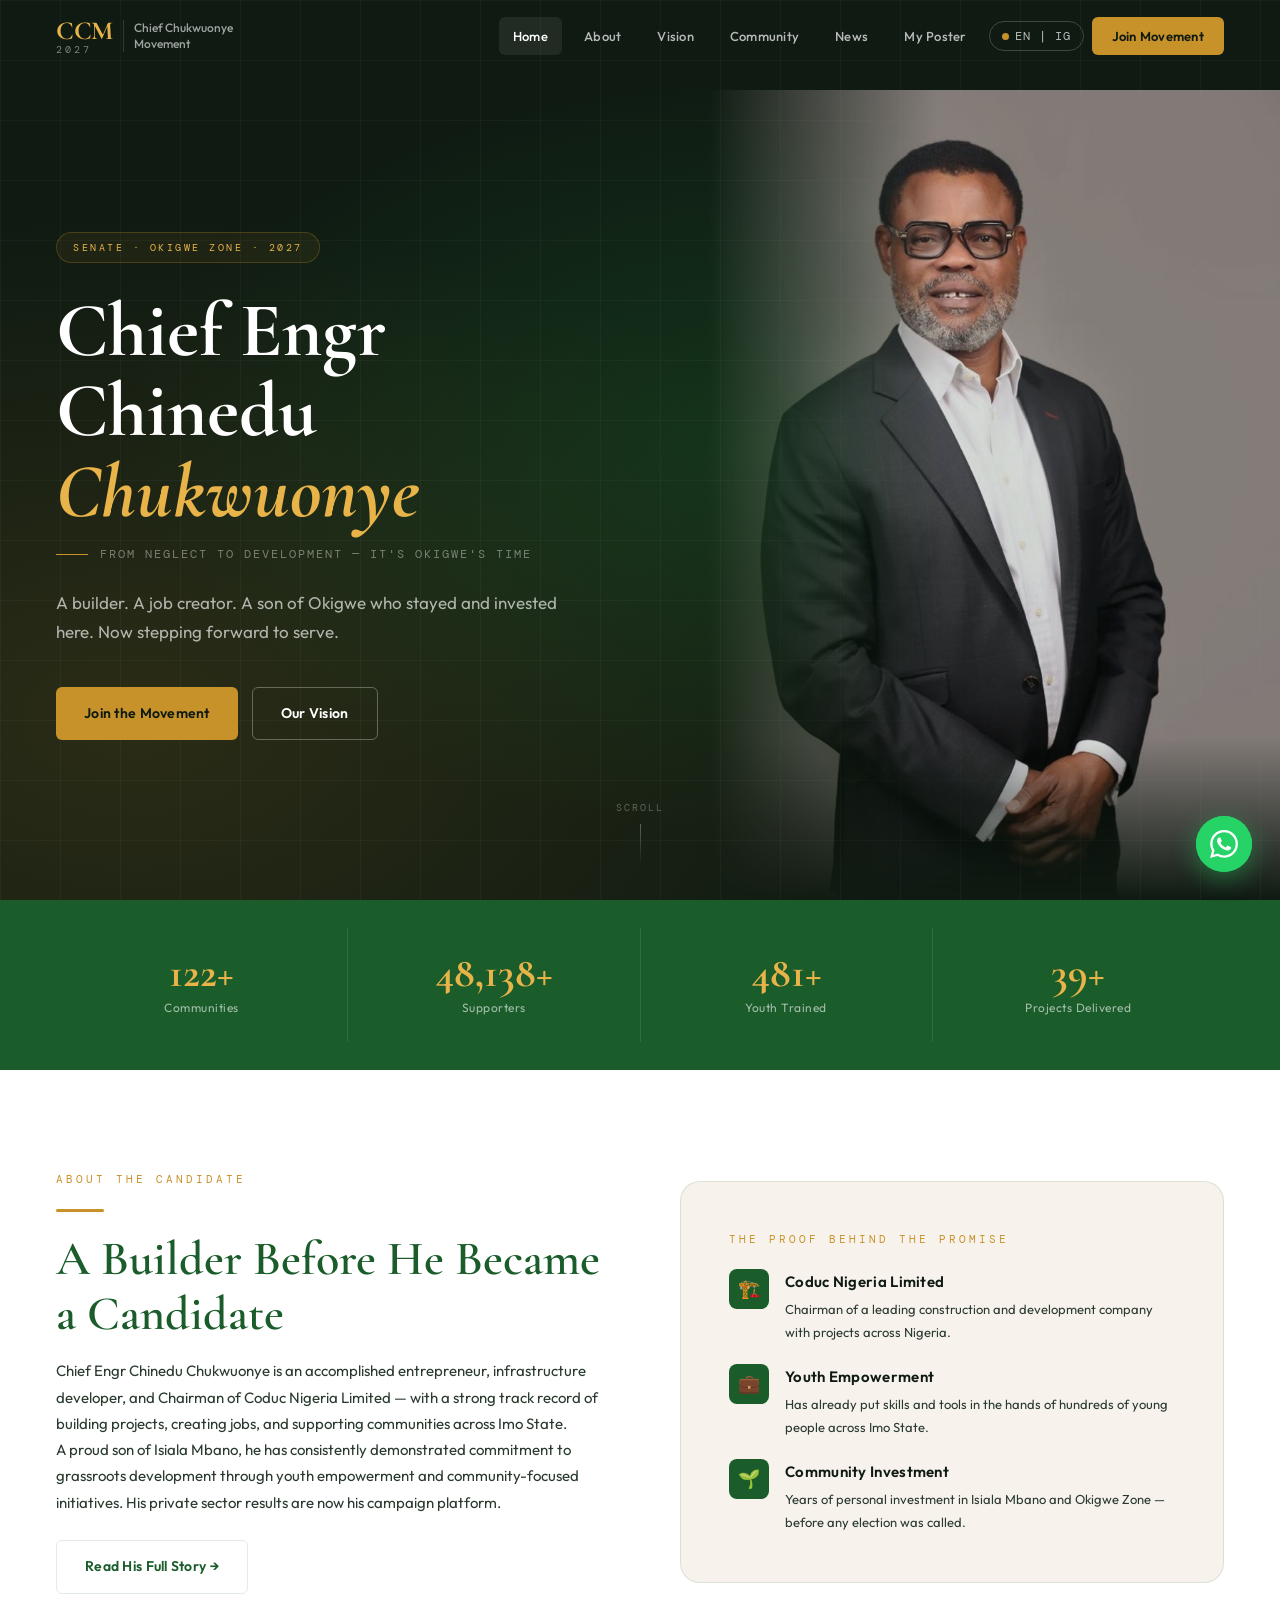
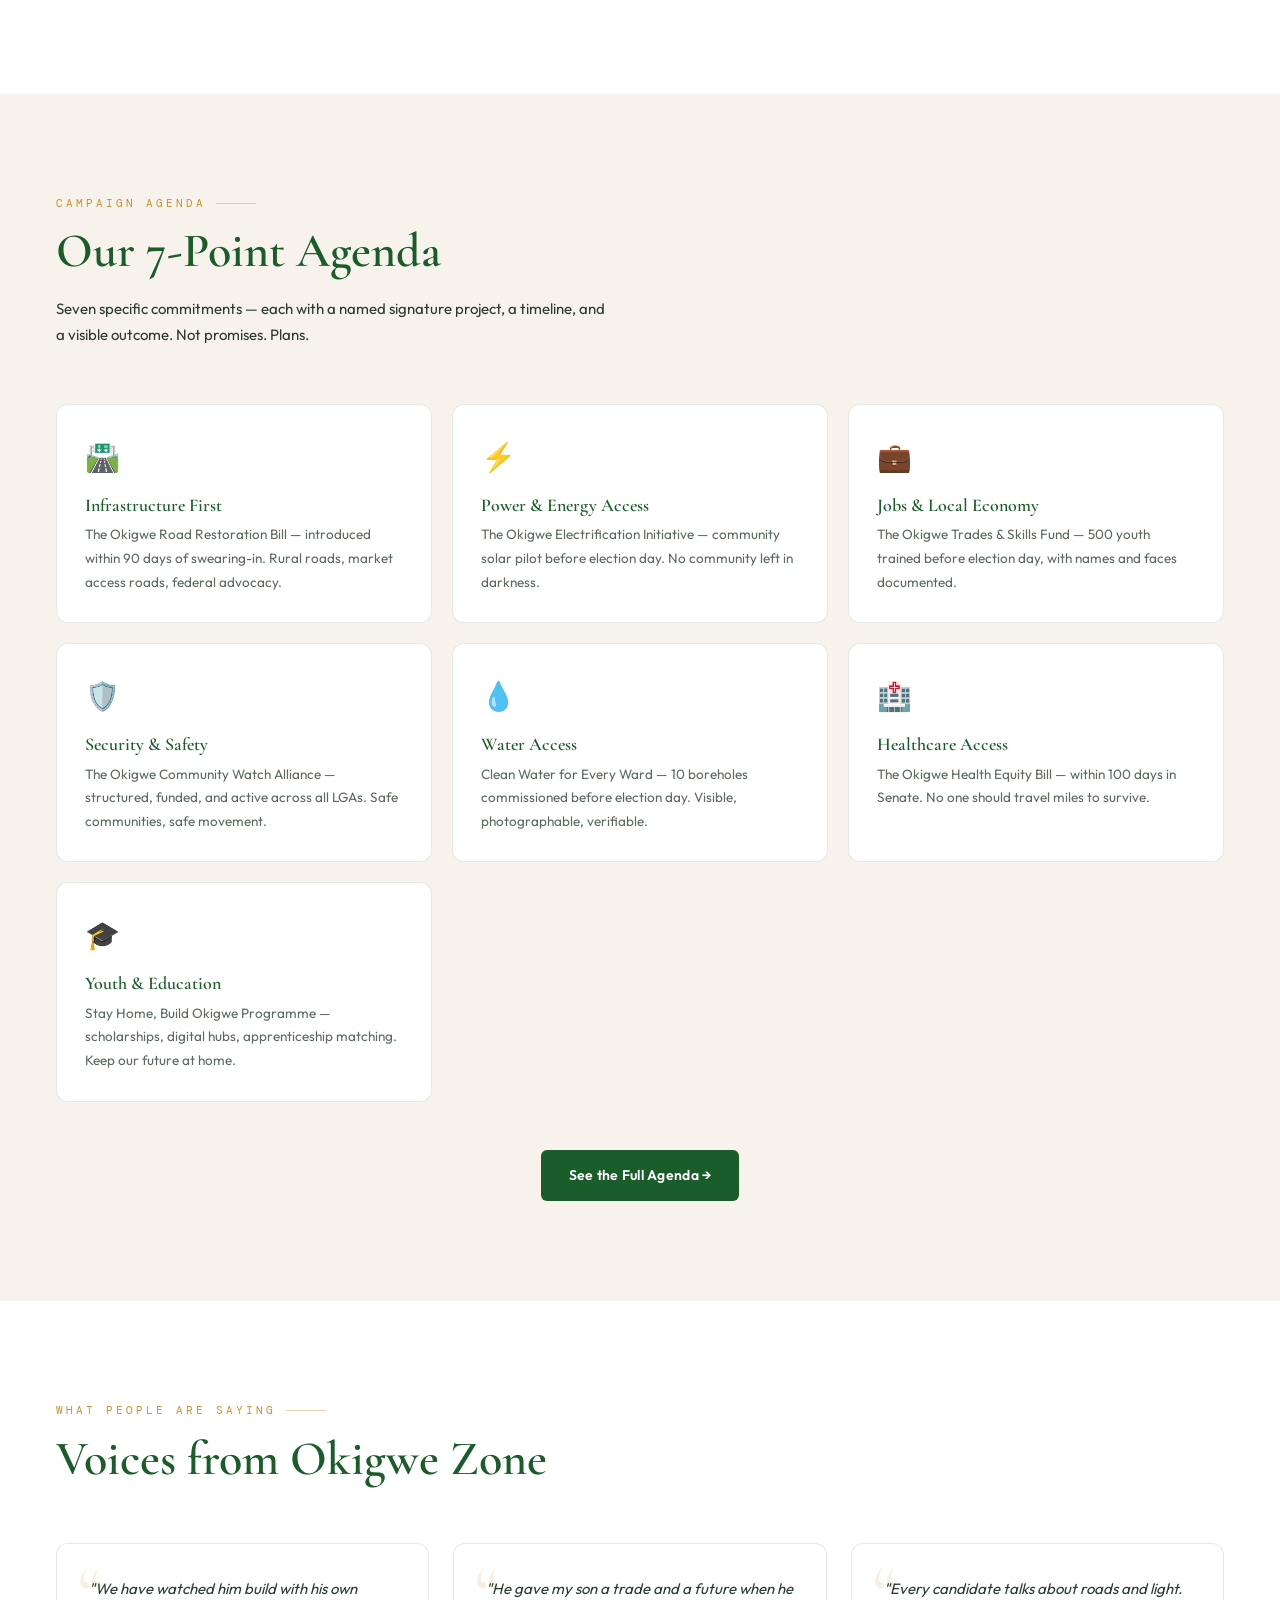
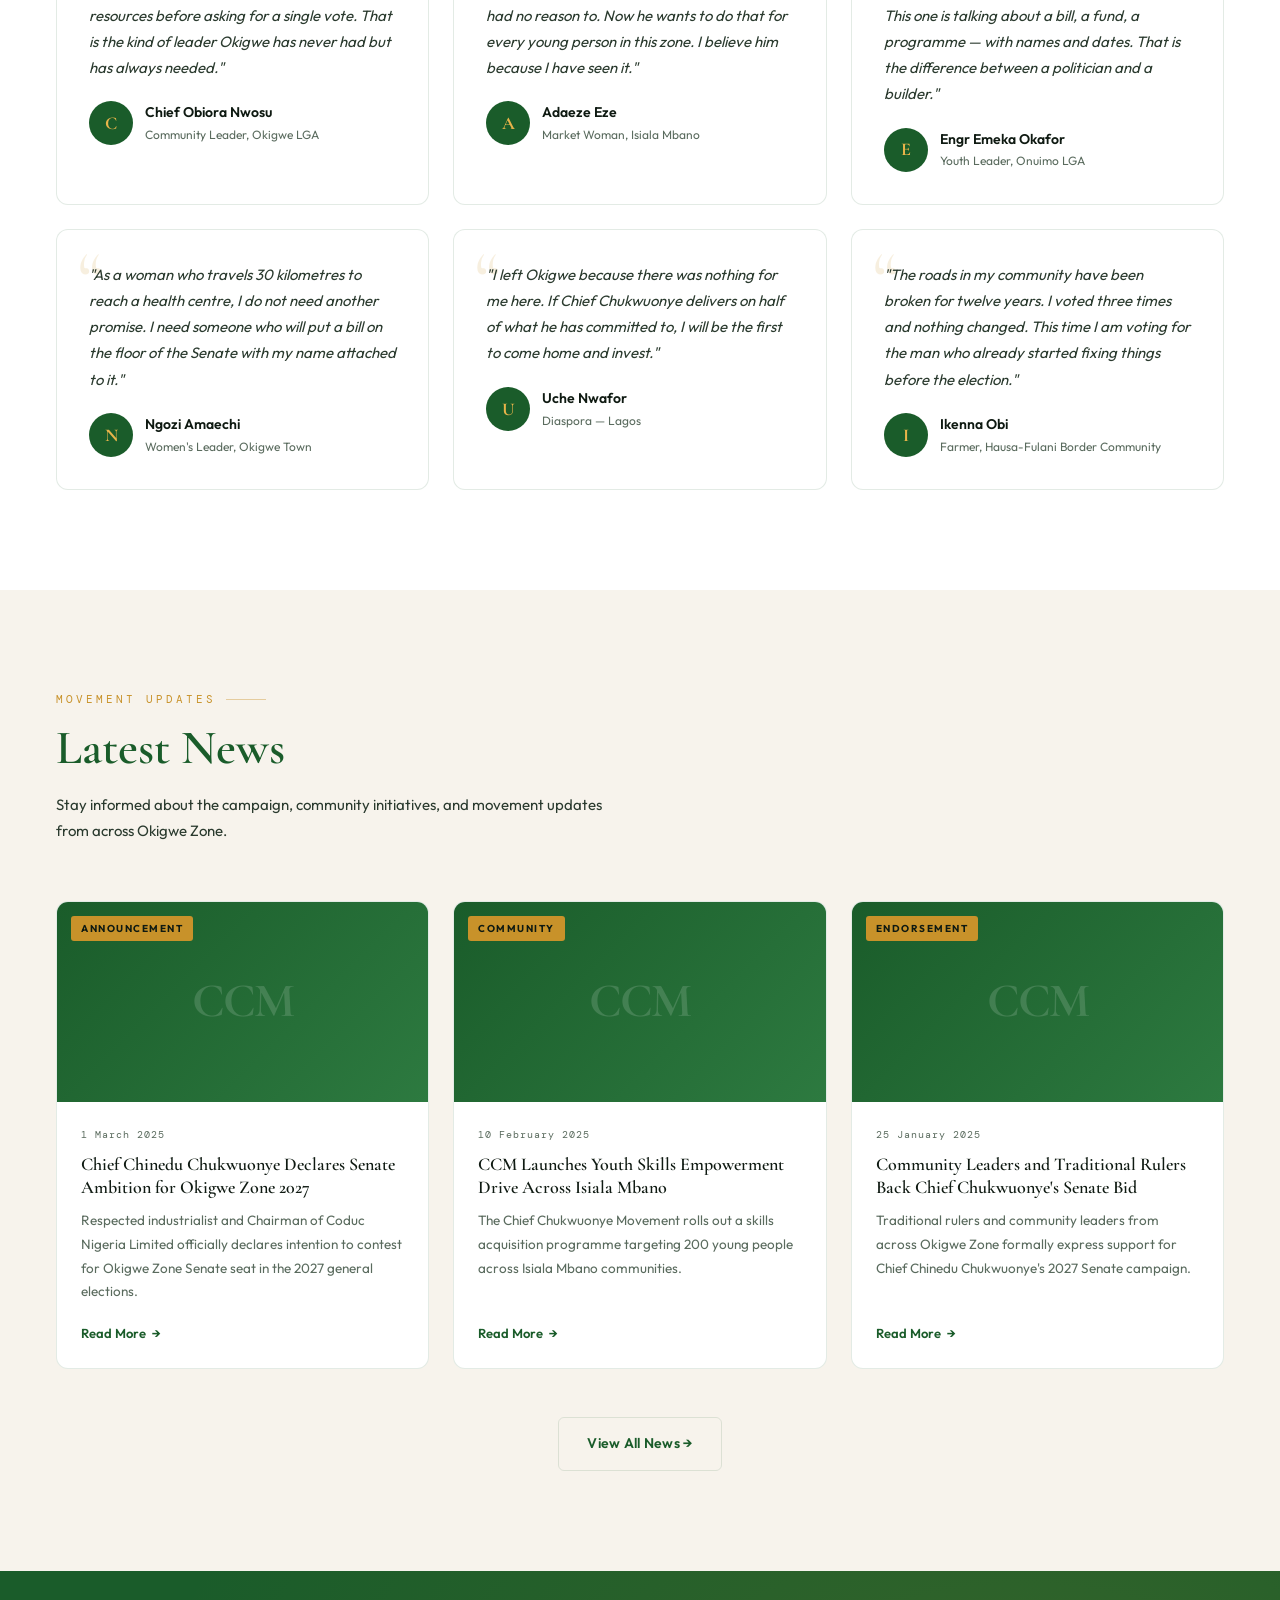
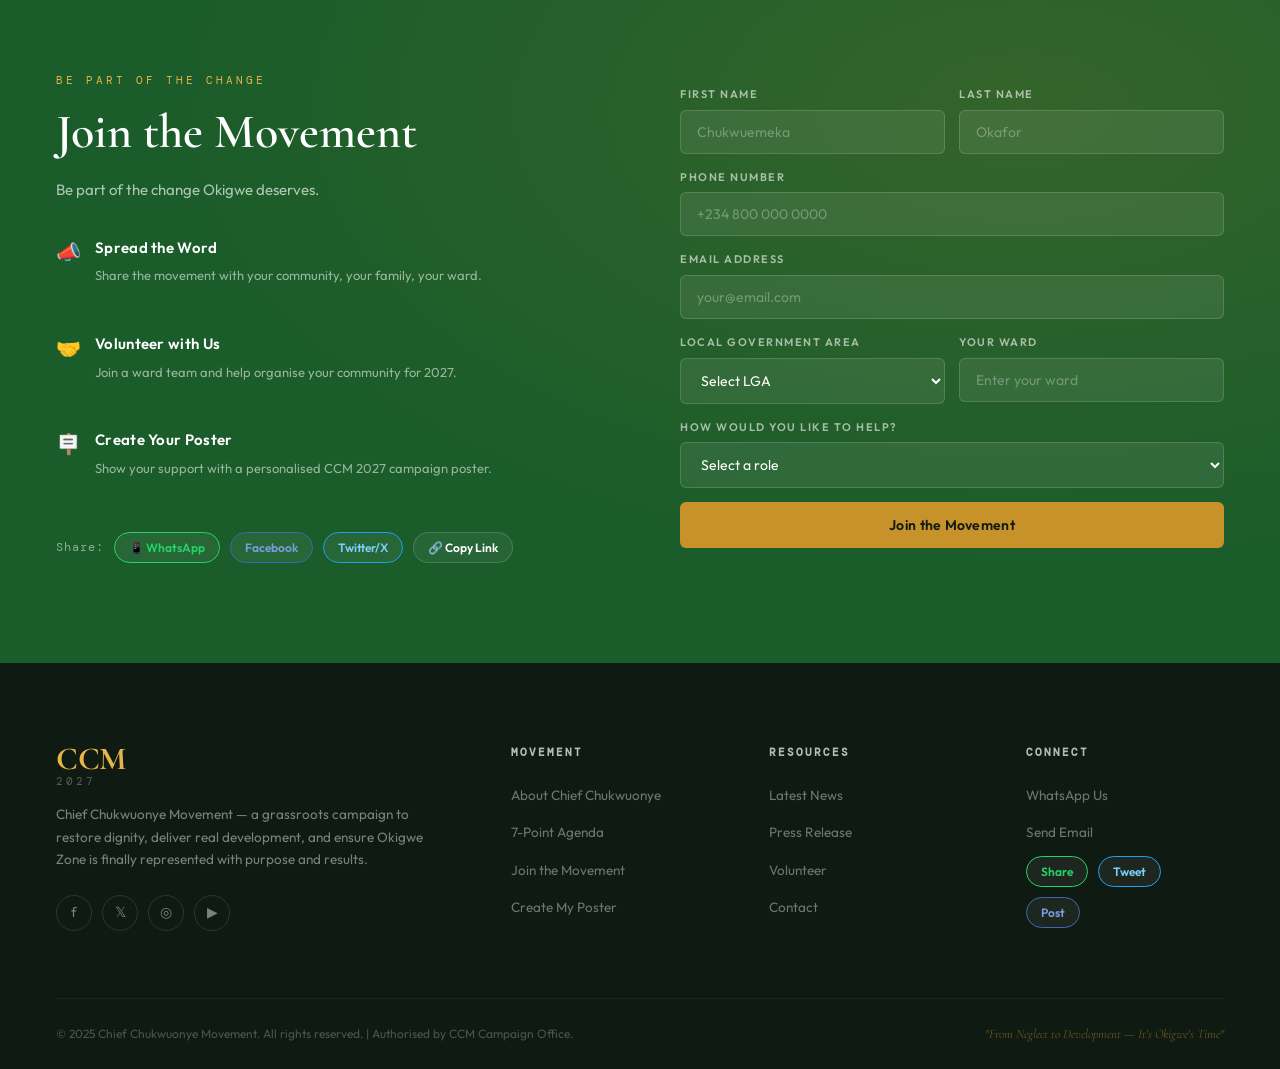
<file: index.html>
<!DOCTYPE html>
<html lang="en">
<head>
  <meta charset="UTF-8">
  <meta name="viewport" content="width=device-width, initial-scale=1.0">
  <title>Chief Chukwuonye Movement — CCM 2027 | Okigwe Zone Senate</title>
  <meta name="description" content="Join the Chief Chukwuonye Movement — From Neglect to Development. Chief Engr Chinedu Chukwuonye for Senate, Okigwe Zone, 2027.">
  <meta property="og:title" content="Chief Chukwuonye Movement — CCM 2027">
  <meta property="og:description" content="From Neglect to Development — It's Okigwe's Time. Join the movement.">
  <meta property="og:type" content="website">
  <link rel="preconnect" href="https://fonts.googleapis.com">
  <link rel="preconnect" href="https://fonts.gstatic.com" crossorigin>
  <link rel="stylesheet" href="assets/css/style.css">
</head>
<body>

  <!-- NAVBAR -->
  <div data-include="components/navbar.html"></div>

  <!-- FLOATING WHATSAPP -->
  <div class="wa-float">
    <div class="wa-float-tooltip">Join the Movement on WhatsApp</div>
    <a class="wa-float-btn" href="https://wa.me/?text=I%20want%20to%20Join%20the%20Chief%20Chinedu%20Movement." target="_blank" rel="noopener" aria-label="Join on WhatsApp">
      <div class="wa-pulse"></div>
      <svg viewBox="0 0 24 24" xmlns="http://www.w3.org/2000/svg">
        <path d="M17.472 14.382c-.297-.149-1.758-.867-2.03-.967-.273-.099-.471-.148-.67.15-.197.297-.767.966-.94 1.164-.173.199-.347.223-.644.075-.297-.15-1.255-.463-2.39-1.475-.883-.788-1.48-1.761-1.653-2.059-.173-.297-.018-.458.13-.606.134-.133.298-.347.446-.52.149-.174.198-.298.298-.497.099-.198.05-.371-.025-.52-.075-.149-.669-1.612-.916-2.207-.242-.579-.487-.5-.669-.51-.173-.008-.371-.01-.57-.01-.198 0-.52.074-.792.372-.272.297-1.04 1.016-1.04 2.479 0 1.462 1.065 2.875 1.213 3.074.149.198 2.096 3.2 5.077 4.487.709.306 1.262.489 1.694.625.712.227 1.36.195 1.871.118.571-.085 1.758-.719 2.006-1.413.248-.694.248-1.289.173-1.413-.074-.124-.272-.198-.57-.347m-5.421 7.403h-.004a9.87 9.87 0 01-5.031-1.378l-.361-.214-3.741.982.998-3.648-.235-.374a9.86 9.86 0 01-1.51-5.26c.001-5.45 4.436-9.884 9.888-9.884 2.64 0 5.122 1.03 6.988 2.898a9.825 9.825 0 012.893 6.994c-.003 5.45-4.437 9.884-9.885 9.884m8.413-18.297A11.815 11.815 0 0012.05 0C5.495 0 .16 5.335.157 11.892c0 2.096.547 4.142 1.588 5.945L.057 24l6.305-1.654a11.882 11.882 0 005.683 1.448h.005c6.554 0 11.89-5.335 11.893-11.893a11.821 11.821 0 00-3.48-8.413z"/>
      </svg>
    </a>
  </div>

  <!-- ── HERO ── -->
  <section class="hero">
    <div class="hero-bg"></div>
    <div class="hero-grid"></div>

    <!-- Portrait placeholder — replace src with actual portrait -->
    <img class="hero-portrait" src="assets/img/portraits/chief-portrait.jpg"
         onerror="this.style.display='none'"
         alt="Chief Engr Chinedu Chukwuonye">

    <div class="container">
      <div class="hero-content">
        <div class="hero-label">
          <span data-t="hero-label">Senate · Okigwe Zone · 2027</span>
        </div>
        <h1 data-t="hero-name" data-html="true">
          Chief Engr<br>Chinedu<br><em>Chukwuonye</em>
        </h1>
        <div class="hero-tagline" data-t="hero-tagline">
          From Neglect to Development — It's Okigwe's Time
        </div>
        <p class="hero-desc" data-t="hero-desc">
          A builder. A job creator. A son of Okigwe who stayed and invested here. Now stepping forward to serve.
        </p>
        <div class="hero-actions">
          <a href="community.html#join" class="btn btn-primary" data-t="hero-cta-join">Join the Movement</a>
          <a href="vision.html" class="btn btn-outline" data-t="hero-cta-vision">Our Vision</a>
        </div>
      </div>
    </div>

    <div class="hero-scroll">Scroll</div>
  </section>

  <!-- ── STATS BAR ── -->
  <div class="stats-bar">
    <div class="container">
      <div class="stats-grid">
        <div class="stat-item">
          <div class="stat-num" data-target="127" data-suffix="+">127+</div>
          <div class="stat-label" data-t="stat-communities">Communities</div>
        </div>
        <div class="stat-item">
          <div class="stat-num" data-target="50000" data-suffix="+">50,000+</div>
          <div class="stat-label" data-t="stat-supporters">Supporters</div>
        </div>
        <div class="stat-item">
          <div class="stat-num" data-target="500" data-suffix="+">500+</div>
          <div class="stat-label" data-t="stat-youth">Youth Trained</div>
        </div>
        <div class="stat-item">
          <div class="stat-num" data-target="40" data-suffix="+">40+</div>
          <div class="stat-label" data-t="stat-projects">Projects Delivered</div>
        </div>
      </div>
    </div>
  </div>

  <!-- ── ABOUT STRIP ── -->
  <section class="section" style="background: white;">
    <div class="container">
      <div style="display:grid;grid-template-columns:1fr 1fr;gap:80px;align-items:center;">
        <div class="aos">
          <div class="label">About the Candidate</div>
          <div class="divider"></div>
          <h2 style="color:var(--green);">A Builder Before He Became a Candidate</h2>
          <p style="margin-top:16px;">Chief Engr Chinedu Chukwuonye is an accomplished entrepreneur, infrastructure developer, and Chairman of Coduc Nigeria Limited — with a strong track record of building projects, creating jobs, and supporting communities across Imo State.</p>
          <p>A proud son of Isiala Mbano, he has consistently demonstrated commitment to grassroots development through youth empowerment and community-focused initiatives. His private sector results are now his campaign platform.</p>
          <a href="about.html" class="btn btn-ghost" style="margin-top:24px;">Read His Full Story →</a>
        </div>

        <div class="aos aos-delay-2" style="background:var(--cream);border-radius:var(--radius-lg);padding:48px;border:1px solid var(--border);">
          <div class="label" style="margin-bottom:20px;">The Proof Behind the Promise</div>
          <div style="display:flex;flex-direction:column;gap:20px;">
            <div style="display:flex;gap:16px;align-items:flex-start;">
              <div style="width:40px;height:40px;background:var(--green);border-radius:8px;display:flex;align-items:center;justify-content:center;font-size:18px;flex-shrink:0;">🏗️</div>
              <div><h4 style="color:var(--ink);margin-bottom:4px;">Coduc Nigeria Limited</h4><p style="font-size:13px;margin:0;">Chairman of a leading construction and development company with projects across Nigeria.</p></div>
            </div>
            <div style="display:flex;gap:16px;align-items:flex-start;">
              <div style="width:40px;height:40px;background:var(--green);border-radius:8px;display:flex;align-items:center;justify-content:center;font-size:18px;flex-shrink:0;">💼</div>
              <div><h4 style="color:var(--ink);margin-bottom:4px;">Youth Empowerment</h4><p style="font-size:13px;margin:0;">Has already put skills and tools in the hands of hundreds of young people across Imo State.</p></div>
            </div>
            <div style="display:flex;gap:16px;align-items:flex-start;">
              <div style="width:40px;height:40px;background:var(--green);border-radius:8px;display:flex;align-items:center;justify-content:center;font-size:18px;flex-shrink:0;">🌱</div>
              <div><h4 style="color:var(--ink);margin-bottom:4px;">Community Investment</h4><p style="font-size:13px;margin:0;">Years of personal investment in Isiala Mbano and Okigwe Zone — before any election was called.</p></div>
            </div>
          </div>
        </div>
      </div>
    </div>
  </section>

  <!-- ── 7-POINT AGENDA ── -->
  <section class="section" style="background:var(--cream);">
    <div class="container">
      <div class="section-header aos">
        <div class="label">Campaign Agenda</div>
        <h2 data-t="section-agenda">Our 7-Point Agenda</h2>
        <p>Seven specific commitments — each with a named signature project, a timeline, and a visible outcome. Not promises. Plans.</p>
      </div>

      <div class="agenda-grid">
        <div class="agenda-card aos">
          <div class="agenda-icon">🛣️</div>
          <h3>Infrastructure First</h3>
          <p>The Okigwe Road Restoration Bill — introduced within 90 days of swearing-in. Rural roads, market access roads, federal advocacy.</p>
        </div>
        <div class="agenda-card aos aos-delay-1">
          <div class="agenda-icon">⚡</div>
          <h3>Power & Energy Access</h3>
          <p>The Okigwe Electrification Initiative — community solar pilot before election day. No community left in darkness.</p>
        </div>
        <div class="agenda-card aos aos-delay-2">
          <div class="agenda-icon">💼</div>
          <h3>Jobs & Local Economy</h3>
          <p>The Okigwe Trades & Skills Fund — 500 youth trained before election day, with names and faces documented.</p>
        </div>
        <div class="agenda-card aos">
          <div class="agenda-icon">🛡️</div>
          <h3>Security & Safety</h3>
          <p>The Okigwe Community Watch Alliance — structured, funded, and active across all LGAs. Safe communities, safe movement.</p>
        </div>
        <div class="agenda-card aos aos-delay-1">
          <div class="agenda-icon">💧</div>
          <h3>Water Access</h3>
          <p>Clean Water for Every Ward — 10 boreholes commissioned before election day. Visible, photographable, verifiable.</p>
        </div>
        <div class="agenda-card aos aos-delay-2">
          <div class="agenda-icon">🏥</div>
          <h3>Healthcare Access</h3>
          <p>The Okigwe Health Equity Bill — within 100 days in Senate. No one should travel miles to survive.</p>
        </div>
        <div class="agenda-card aos" style="grid-column: span 1;">
          <div class="agenda-icon">🎓</div>
          <h3>Youth & Education</h3>
          <p>Stay Home, Build Okigwe Programme — scholarships, digital hubs, apprenticeship matching. Keep our future at home.</p>
        </div>
      </div>

      <div style="text-align:center;margin-top:48px;">
        <a href="vision.html" class="btn btn-green">See the Full Agenda →</a>
      </div>
    </div>
  </section>

  <!-- ── TESTIMONIALS ── -->
  <section class="section" style="background:white;">
    <div class="container">
      <div class="section-header aos">
        <div class="label">What People Are Saying</div>
        <h2 style="color:var(--green);">Voices from Okigwe Zone</h2>
      </div>

      <div class="testimonials-grid">
        <div class="testimonial-card aos">
          <p class="testimonial-text">"We have watched him build with his own resources before asking for a single vote. That is the kind of leader Okigwe has never had but has always needed."</p>
          <div class="testimonial-author">
            <div class="testimonial-avatar">C</div>
            <div>
              <div class="testimonial-name">Chief Obiora Nwosu</div>
              <div class="testimonial-role">Community Leader, Okigwe LGA</div>
            </div>
          </div>
        </div>

        <div class="testimonial-card aos aos-delay-1">
          <p class="testimonial-text">"He gave my son a trade and a future when he had no reason to. Now he wants to do that for every young person in this zone. I believe him because I have seen it."</p>
          <div class="testimonial-author">
            <div class="testimonial-avatar">A</div>
            <div>
              <div class="testimonial-name">Adaeze Eze</div>
              <div class="testimonial-role">Market Woman, Isiala Mbano</div>
            </div>
          </div>
        </div>

        <div class="testimonial-card aos aos-delay-2">
          <p class="testimonial-text">"Every candidate talks about roads and light. This one is talking about a bill, a fund, a programme — with names and dates. That is the difference between a politician and a builder."</p>
          <div class="testimonial-author">
            <div class="testimonial-avatar">E</div>
            <div>
              <div class="testimonial-name">Engr Emeka Okafor</div>
              <div class="testimonial-role">Youth Leader, Onuimo LGA</div>
            </div>
          </div>
        </div>

        <div class="testimonial-card aos">
          <p class="testimonial-text">"As a woman who travels 30 kilometres to reach a health centre, I do not need another promise. I need someone who will put a bill on the floor of the Senate with my name attached to it."</p>
          <div class="testimonial-author">
            <div class="testimonial-avatar">N</div>
            <div>
              <div class="testimonial-name">Ngozi Amaechi</div>
              <div class="testimonial-role">Women's Leader, Okigwe Town</div>
            </div>
          </div>
        </div>

        <div class="testimonial-card aos aos-delay-1">
          <p class="testimonial-text">"I left Okigwe because there was nothing for me here. If Chief Chukwuonye delivers on half of what he has committed to, I will be the first to come home and invest."</p>
          <div class="testimonial-author">
            <div class="testimonial-avatar">U</div>
            <div>
              <div class="testimonial-name">Uche Nwafor</div>
              <div class="testimonial-role">Diaspora — Lagos</div>
            </div>
          </div>
        </div>

        <div class="testimonial-card aos aos-delay-2">
          <p class="testimonial-text">"The roads in my community have been broken for twelve years. I voted three times and nothing changed. This time I am voting for the man who already started fixing things before the election."</p>
          <div class="testimonial-author">
            <div class="testimonial-avatar">I</div>
            <div>
              <div class="testimonial-name">Ikenna Obi</div>
              <div class="testimonial-role">Farmer, Hausa-Fulani Border Community</div>
            </div>
          </div>
        </div>
      </div>
    </div>
  </section>

  <!-- ── LATEST NEWS ── -->
  <section class="section" style="background:var(--cream);">
    <div class="container">
      <div class="section-header aos">
        <div class="label">Movement Updates</div>
        <h2 style="color:var(--green);" data-t="section-news">Latest News</h2>
        <p>Stay informed about the campaign, community initiatives, and movement updates from across Okigwe Zone.</p>
      </div>

      <div class="news-grid" id="news-preview">
        <!-- Populated by main.js -->
        <div style="color:var(--ink-muted);padding:20px 0;">Loading latest updates...</div>
      </div>

      <div style="text-align:center;margin-top:48px;" class="aos">
        <a href="news.html" class="btn btn-ghost">View All News →</a>
      </div>
    </div>
  </section>

  <!-- ── JOIN / CTA ── -->
  <section class="section join-section">
    <div class="container">
      <div class="join-grid">
        <div class="join-content">
          <div class="label" style="color:var(--gold-light);margin-bottom:16px;">Be Part of the Change</div>
          <h2 data-t="section-join">Join the Movement</h2>
          <p data-t="section-join-sub">Be part of the change Okigwe deserves. Sign up, volunteer, and help us build a zone that finally works for its people.</p>

          <div style="margin-top:32px;display:flex;flex-direction:column;gap:16px;">
            <div style="display:flex;gap:14px;align-items:flex-start;">
              <span style="font-size:20px;">📣</span>
              <div>
                <h4 style="color:white;margin-bottom:4px;">Spread the Word</h4>
                <p style="font-size:13px;color:rgba(255,255,255,0.55);">Share the movement with your community, your family, your ward.</p>
              </div>
            </div>
            <div style="display:flex;gap:14px;align-items:flex-start;">
              <span style="font-size:20px;">🤝</span>
              <div>
                <h4 style="color:white;margin-bottom:4px;">Volunteer with Us</h4>
                <p style="font-size:13px;color:rgba(255,255,255,0.55);">Join a ward team and help organise your community for 2027.</p>
              </div>
            </div>
            <div style="display:flex;gap:14px;align-items:flex-start;">
              <span style="font-size:20px;">🪧</span>
              <div>
                <h4 style="color:white;margin-bottom:4px;">Create Your Poster</h4>
                <p style="font-size:13px;color:rgba(255,255,255,0.55);">Show your support with a personalised CCM 2027 campaign poster.</p>
              </div>
            </div>
          </div>

          <div class="share-bar">
            <span class="share-label">Share:</span>
            <button class="share-btn wa" data-share="whatsapp">📱 WhatsApp</button>
            <button class="share-btn fb" data-share="facebook">Facebook</button>
            <button class="share-btn tw" data-share="twitter">Twitter/X</button>
            <button class="share-btn" data-share="copy">🔗 Copy Link</button>
          </div>
        </div>

        <div>
          <form id="join-form" class="join-form" novalidate>
            <input type="hidden" name="_subject" value="New CCM Movement Supporter">
            <input type="hidden" name="_gotcha" style="display:none">

            <div class="form-row">
              <div class="form-field">
                <label data-t="form-firstname">First Name</label>
                <input type="text" name="first_name" placeholder="Chukwuemeka" required>
              </div>
              <div class="form-field">
                <label data-t="form-lastname">Last Name</label>
                <input type="text" name="last_name" placeholder="Okafor" required>
              </div>
            </div>

            <div class="form-field">
              <label data-t="form-phone">Phone Number</label>
              <input type="tel" name="phone" placeholder="+234 800 000 0000" required>
            </div>

            <div class="form-field">
              <label data-t="form-email">Email Address</label>
              <input type="email" name="email" placeholder="your@email.com">
            </div>

            <div class="form-row">
              <div class="form-field">
                <label data-t="form-lga">Local Government Area</label>
                <select name="lga" required>
                  <option value="">Select LGA</option>
                  <option>Okigwe LGA</option>
                  <option>Isiala Mbano LGA</option>
                  <option>Onuimo LGA</option>
                  <option>Diaspora / Outside Zone</option>
                </select>
              </div>
              <div class="form-field">
                <label data-t="form-ward">Your Ward</label>
                <input type="text" name="ward" placeholder="Enter your ward">
              </div>
            </div>

            <div class="form-field">
              <label>How would you like to help?</label>
              <select name="role">
                <option value="">Select a role</option>
                <option>Ward Volunteer</option>
                <option>WhatsApp Ambassador</option>
                <option>Youth Mobiliser</option>
                <option>Women's Network</option>
                <option>Content Creator</option>
                <option>Community Organiser</option>
                <option>General Supporter</option>
              </select>
            </div>

            <button type="submit" class="btn btn-primary" style="width:100%;justify-content:center;" data-t="cta-submit">
              Join the Movement
            </button>
          </form>

          <div class="form-success" id="form-success">
            <div style="font-size:32px;margin-bottom:12px;">🎉</div>
            <h4 style="color:white;margin-bottom:8px;">Welcome to the Movement!</h4>
            <p style="color:rgba(255,255,255,0.7);font-size:14px;">Thank you for joining. Our team will be in touch soon. Share this with your community and help us grow.</p>
            <div class="share-bar" style="justify-content:center;margin-top:20px;">
              <button class="share-btn wa" data-share="whatsapp">📱 Share on WhatsApp</button>
              <button class="share-btn" data-share="copy">🔗 Copy Link</button>
            </div>
          </div>
        </div>
      </div>
    </div>
  </section>

  <!-- FOOTER -->
  <div data-include="components/footer.html"></div>

  <script src="assets/js/main.js"></script>
</body>
</html>
</file>
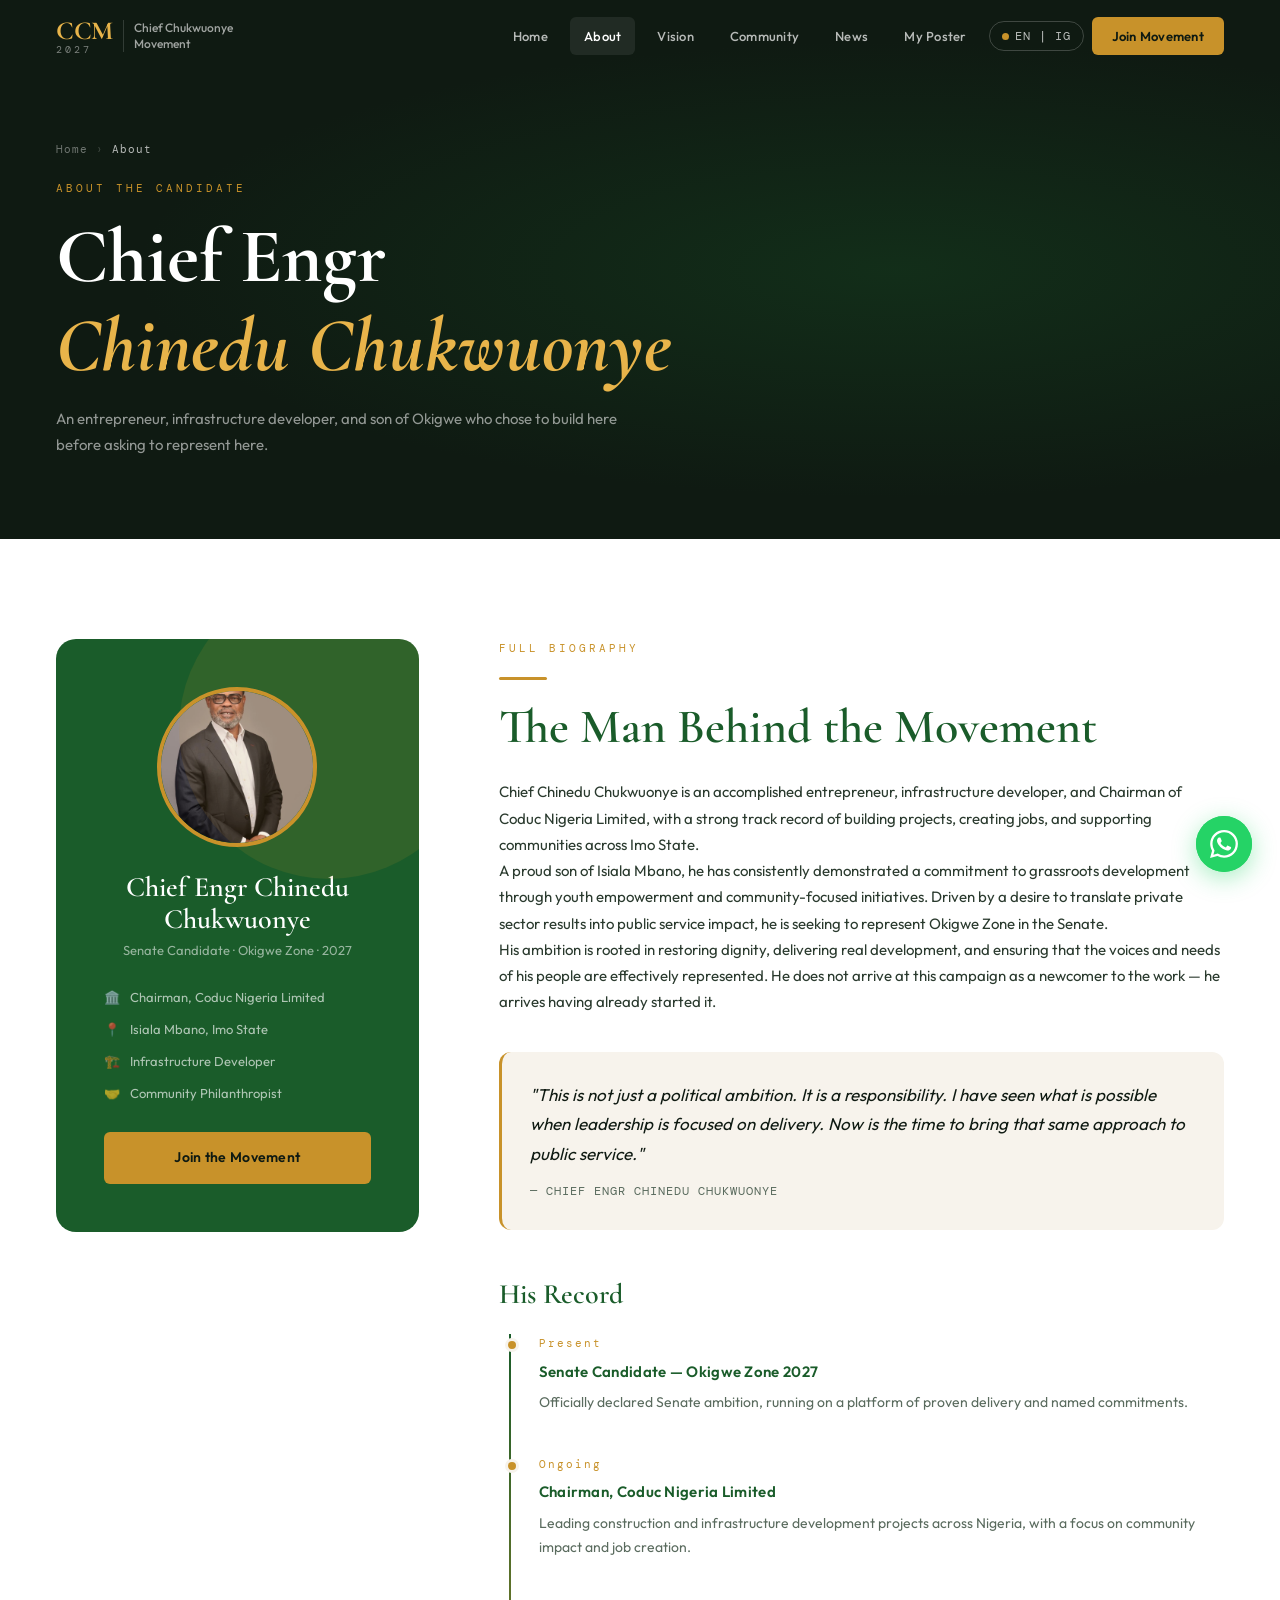
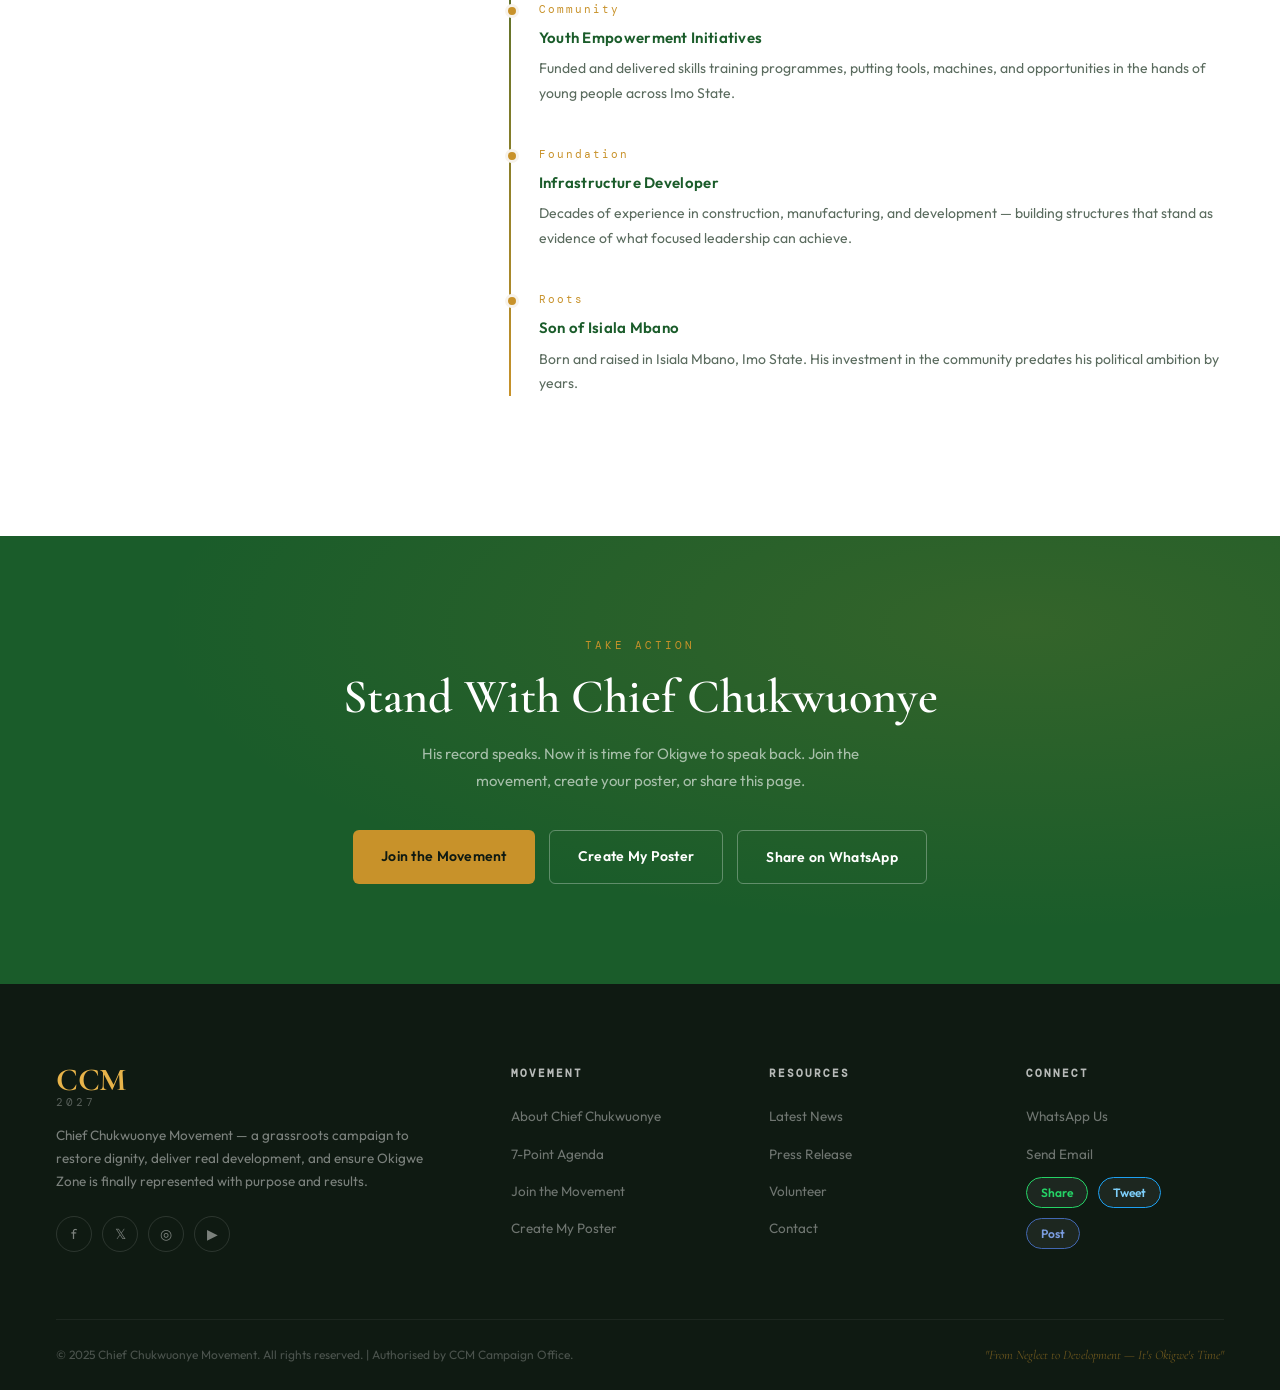
<file: about.html>
<!DOCTYPE html>
<html lang="en">
<head>
  <meta charset="UTF-8">
  <meta name="viewport" content="width=device-width, initial-scale=1.0">
  <title>About — Chief Engr Chinedu Chukwuonye | CCM 2027</title>
  <meta name="description" content="Learn about Chief Engr Chinedu Chukwuonye — entrepreneur, infrastructure developer, and Senate candidate for Okigwe Zone, 2027.">
  <link rel="preconnect" href="https://fonts.googleapis.com">
  <link rel="preconnect" href="https://fonts.gstatic.com" crossorigin>
  <link rel="stylesheet" href="assets/css/style.css">
  <style>
    .timeline { position: relative; padding-left: 40px; }
    .timeline::before { content:''; position:absolute; left:10px; top:0; bottom:0; width:2px; background:linear-gradient(to bottom, var(--green), var(--gold)); }
    .timeline-item { position:relative; margin-bottom:40px; }
    .timeline-dot { position:absolute; left:-34px; top:4px; width:14px; height:14px; border-radius:50%; background:var(--gold); border:3px solid var(--cream); }
    .timeline-year { font-family:'DM Mono',monospace; font-size:11px; letter-spacing:2px; color:var(--gold); margin-bottom:6px; }
    .timeline-item h4 { color:var(--green); margin-bottom:6px; }
    .timeline-item p { font-size:14px; color:var(--ink-muted); margin:0; }
    .profile-card { background:var(--green); color:white; border-radius:var(--radius-lg); padding:48px; position:relative; overflow:hidden; }
    .profile-card::before { content:''; position:absolute; top:-60px; right:-60px; width:300px; height:300px; border-radius:50%; background:rgba(200,146,42,0.12); }
    .profile-img-wrap { width:160px; height:160px; border-radius:50%; border:4px solid var(--gold); overflow:hidden; margin:0 auto 24px; background:var(--green-mid); display:flex; align-items:center; justify-content:center; }
    .profile-img-wrap img { width:100%; height:100%; object-fit:cover; }
    .profile-initials { font-family:'Cormorant Garamond',serif; font-size:56px; font-weight:700; color:rgba(255,255,255,0.3); }
  </style>
</head>
<body>

  <div data-include="components/navbar.html"></div>

  <div class="wa-float">
    <div class="wa-float-tooltip">Join on WhatsApp</div>
    <a class="wa-float-btn" href="https://wa.me/?text=I%20want%20to%20Join%20the%20Chief%20Chinedu%20Movement." target="_blank">
      <div class="wa-pulse"></div>
      <svg viewBox="0 0 24 24"><path d="M17.472 14.382c-.297-.149-1.758-.867-2.03-.967-.273-.099-.471-.148-.67.15-.197.297-.767.966-.94 1.164-.173.199-.347.223-.644.075-.297-.15-1.255-.463-2.39-1.475-.883-.788-1.48-1.761-1.653-2.059-.173-.297-.018-.458.13-.606.134-.133.298-.347.446-.52.149-.174.198-.298.298-.497.099-.198.05-.371-.025-.52-.075-.149-.669-1.612-.916-2.207-.242-.579-.487-.5-.669-.51-.173-.008-.371-.01-.57-.01-.198 0-.52.074-.792.372-.272.297-1.04 1.016-1.04 2.479 0 1.462 1.065 2.875 1.213 3.074.149.198 2.096 3.2 5.077 4.487.709.306 1.262.489 1.694.625.712.227 1.36.195 1.871.118.571-.085 1.758-.719 2.006-1.413.248-.694.248-1.289.173-1.413-.074-.124-.272-.198-.57-.347m-5.421 7.403h-.004a9.87 9.87 0 01-5.031-1.378l-.361-.214-3.741.982.998-3.648-.235-.374a9.86 9.86 0 01-1.51-5.26c.001-5.45 4.436-9.884 9.888-9.884 2.64 0 5.122 1.03 6.988 2.898a9.825 9.825 0 012.893 6.994c-.003 5.45-4.437 9.884-9.885 9.884m8.413-18.297A11.815 11.815 0 0012.05 0C5.495 0 .16 5.335.157 11.892c0 2.096.547 4.142 1.588 5.945L.057 24l6.305-1.654a11.882 11.882 0 005.683 1.448h.005c6.554 0 11.89-5.335 11.893-11.893a11.821 11.821 0 00-3.48-8.413z" fill="white"/></svg>
    </a>
  </div>

  <!-- PAGE HERO -->
  <div class="page-hero">
    <div class="container" style="position:relative;z-index:2;">
      <div class="breadcrumb" style="margin-bottom:20px;">
        <a href="index.html">Home</a>
        <span class="sep">›</span>
        <span class="current">About</span>
      </div>
      <div class="label">About the Candidate</div>
      <h1>Chief Engr<br><em style="color:var(--gold-light);">Chinedu Chukwuonye</em></h1>
      <p>An entrepreneur, infrastructure developer, and son of Okigwe who chose to build here before asking to represent here.</p>
    </div>
  </div>

  <!-- BIO SECTION -->
  <section class="section" style="background:white;">
    <div class="container">
      <div style="display:grid;grid-template-columns:1fr 2fr;gap:80px;align-items:start;">
        <div class="aos">
          <div class="profile-card" style="text-align:center;">
            <div class="profile-img-wrap">
              <img src="assets/img/portraits/chief-portrait.jpg"
                   onerror="this.parentElement.innerHTML='<div class=\'profile-initials\'>CC</div>'"
                   alt="Chief Engr Chinedu Chukwuonye">
            </div>
            <h3 style="color:white;margin-bottom:4px;">Chief Engr Chinedu Chukwuonye</h3>
            <p style="color:rgba(255,255,255,0.55);font-size:13px;margin-bottom:24px;">Senate Candidate · Okigwe Zone · 2027</p>
            <div style="display:flex;flex-direction:column;gap:10px;text-align:left;">
              <div style="display:flex;gap:10px;align-items:center;font-size:13px;color:rgba(255,255,255,0.65);">
                <span>🏛️</span><span>Chairman, Coduc Nigeria Limited</span>
              </div>
              <div style="display:flex;gap:10px;align-items:center;font-size:13px;color:rgba(255,255,255,0.65);">
                <span>📍</span><span>Isiala Mbano, Imo State</span>
              </div>
              <div style="display:flex;gap:10px;align-items:center;font-size:13px;color:rgba(255,255,255,0.65);">
                <span>🏗️</span><span>Infrastructure Developer</span>
              </div>
              <div style="display:flex;gap:10px;align-items:center;font-size:13px;color:rgba(255,255,255,0.65);">
                <span>🤝</span><span>Community Philanthropist</span>
              </div>
            </div>
            <a href="community.html#join" class="btn btn-primary" style="width:100%;justify-content:center;margin-top:28px;">Join the Movement</a>
          </div>
        </div>

        <div class="aos aos-delay-1">
          <div class="label">Full Biography</div>
          <div class="divider"></div>
          <h2 style="color:var(--green);margin-bottom:24px;">The Man Behind the Movement</h2>

          <p>Chief Chinedu Chukwuonye is an accomplished entrepreneur, infrastructure developer, and Chairman of Coduc Nigeria Limited, with a strong track record of building projects, creating jobs, and supporting communities across Imo State.</p>
          <p>A proud son of Isiala Mbano, he has consistently demonstrated a commitment to grassroots development through youth empowerment and community-focused initiatives. Driven by a desire to translate private sector results into public service impact, he is seeking to represent Okigwe Zone in the Senate.</p>
          <p>His ambition is rooted in restoring dignity, delivering real development, and ensuring that the voices and needs of his people are effectively represented. He does not arrive at this campaign as a newcomer to the work — he arrives having already started it.</p>

          <div style="margin-top:36px;padding:28px;background:var(--cream);border-radius:var(--radius-md);border-left:3px solid var(--gold);">
            <p style="font-style:italic;font-size:17px;color:var(--ink);margin:0;">"This is not just a political ambition. It is a responsibility. I have seen what is possible when leadership is focused on delivery. Now is the time to bring that same approach to public service."</p>
            <p style="font-size:12px;color:var(--ink-muted);margin-top:12px;margin-bottom:0;font-family:'DM Mono',monospace;letter-spacing:1px;">— CHIEF ENGR CHINEDU CHUKWUONYE</p>
          </div>

          <h3 style="margin-top:48px;margin-bottom:24px;color:var(--green);">His Record</h3>
          <div class="timeline">
            <div class="timeline-item">
              <div class="timeline-dot"></div>
              <div class="timeline-year">Present</div>
              <h4>Senate Candidate — Okigwe Zone 2027</h4>
              <p>Officially declared Senate ambition, running on a platform of proven delivery and named commitments.</p>
            </div>
            <div class="timeline-item">
              <div class="timeline-dot"></div>
              <div class="timeline-year">Ongoing</div>
              <h4>Chairman, Coduc Nigeria Limited</h4>
              <p>Leading construction and infrastructure development projects across Nigeria, with a focus on community impact and job creation.</p>
            </div>
            <div class="timeline-item">
              <div class="timeline-dot"></div>
              <div class="timeline-year">Community</div>
              <h4>Youth Empowerment Initiatives</h4>
              <p>Funded and delivered skills training programmes, putting tools, machines, and opportunities in the hands of young people across Imo State.</p>
            </div>
            <div class="timeline-item">
              <div class="timeline-dot"></div>
              <div class="timeline-year">Foundation</div>
              <h4>Infrastructure Developer</h4>
              <p>Decades of experience in construction, manufacturing, and development — building structures that stand as evidence of what focused leadership can achieve.</p>
            </div>
            <div class="timeline-item">
              <div class="timeline-dot"></div>
              <div class="timeline-year">Roots</div>
              <h4>Son of Isiala Mbano</h4>
              <p>Born and raised in Isiala Mbano, Imo State. His investment in the community predates his political ambition by years.</p>
            </div>
          </div>
        </div>
      </div>
    </div>
  </section>

  <!-- CTA -->
  <section class="section join-section">
    <div class="container" style="text-align:center;position:relative;z-index:1;">
      <div class="label" style="color:var(--gold-light);justify-content:center;margin-bottom:16px;">
        <div class="label">Take Action</div>
      </div>
      <h2 style="color:white;margin-bottom:16px;">Stand With Chief Chukwuonye</h2>
      <p style="color:rgba(255,255,255,0.6);max-width:480px;margin:0 auto 36px;">His record speaks. Now it is time for Okigwe to speak back. Join the movement, create your poster, or share this page.</p>
      <div style="display:flex;gap:14px;justify-content:center;flex-wrap:wrap;">
        <a href="community.html#join" class="btn btn-primary">Join the Movement</a>
        <a href="poster.html" class="btn btn-outline">Create My Poster</a>
        <button class="btn btn-outline" data-share="whatsapp">Share on WhatsApp</button>
      </div>
    </div>
  </section>

  <div data-include="components/footer.html"></div>
  <script src="assets/js/main.js"></script>
</body>
</html>
</file>
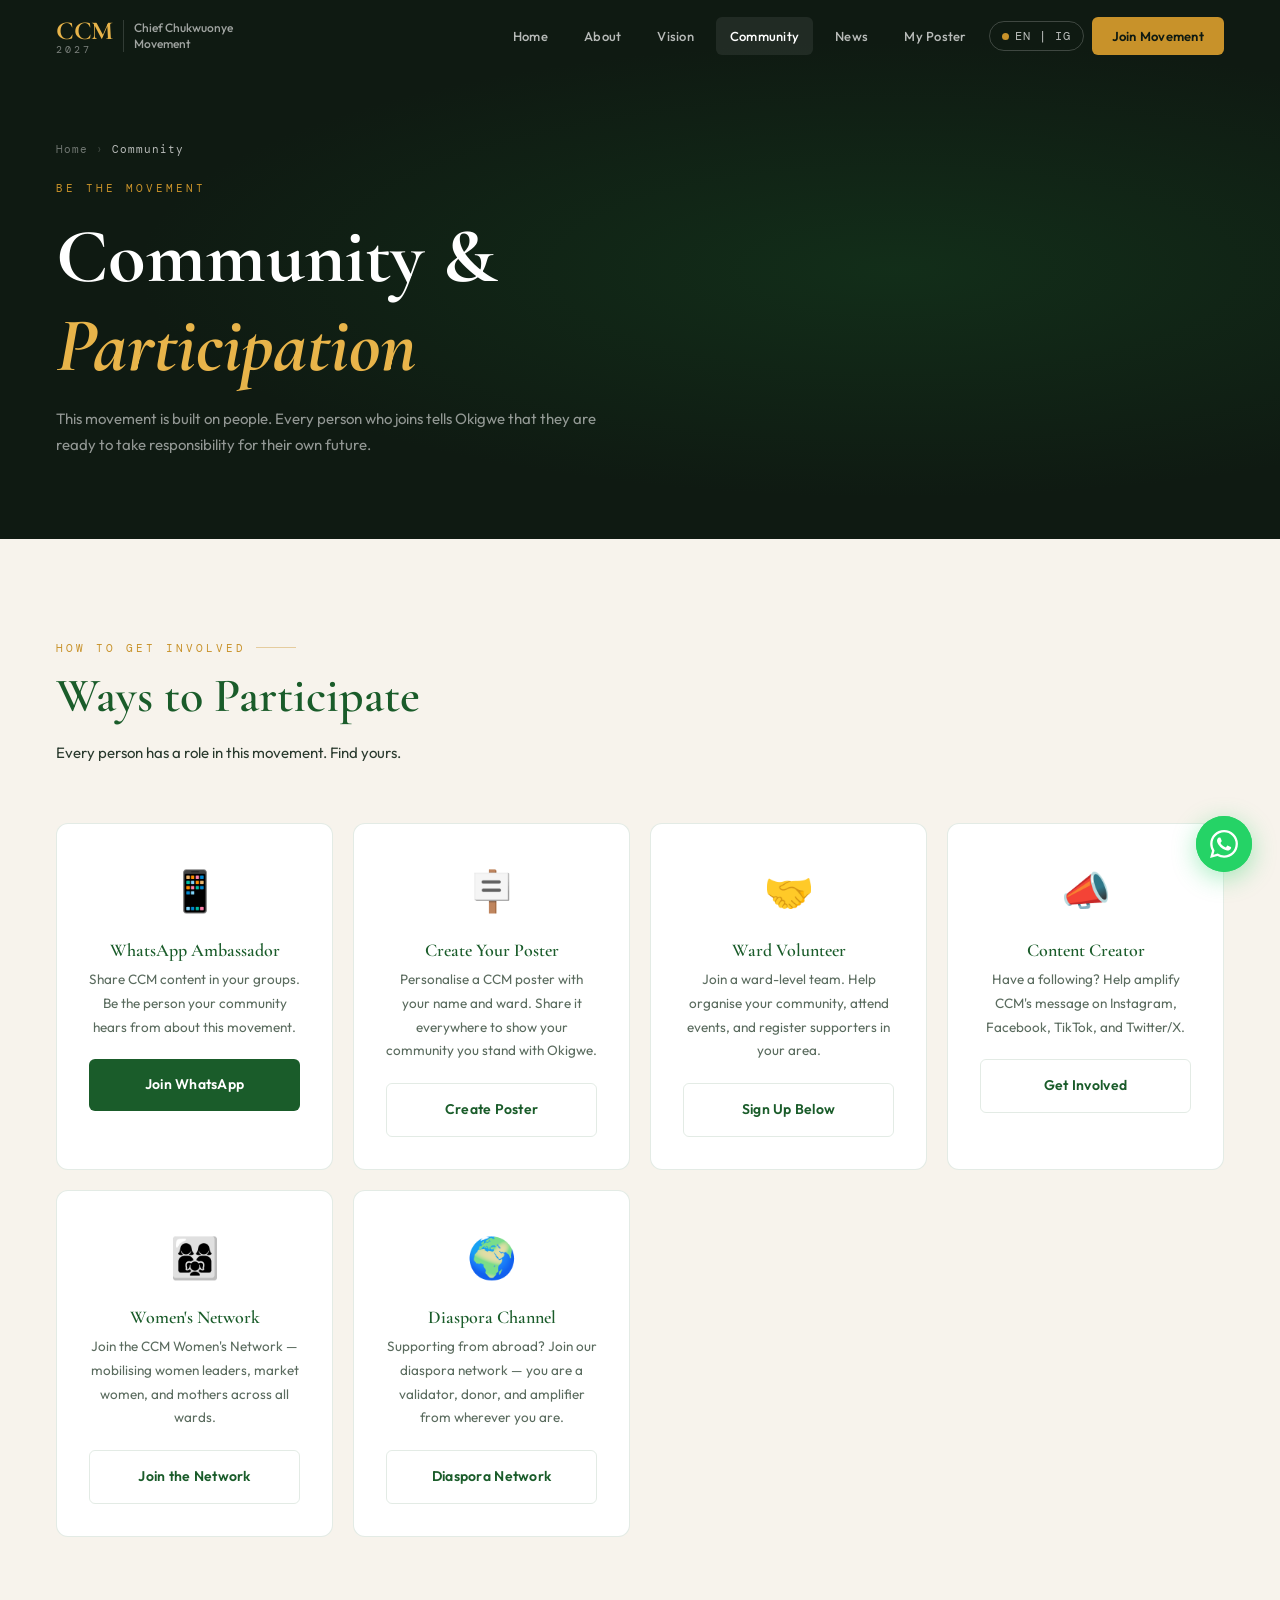
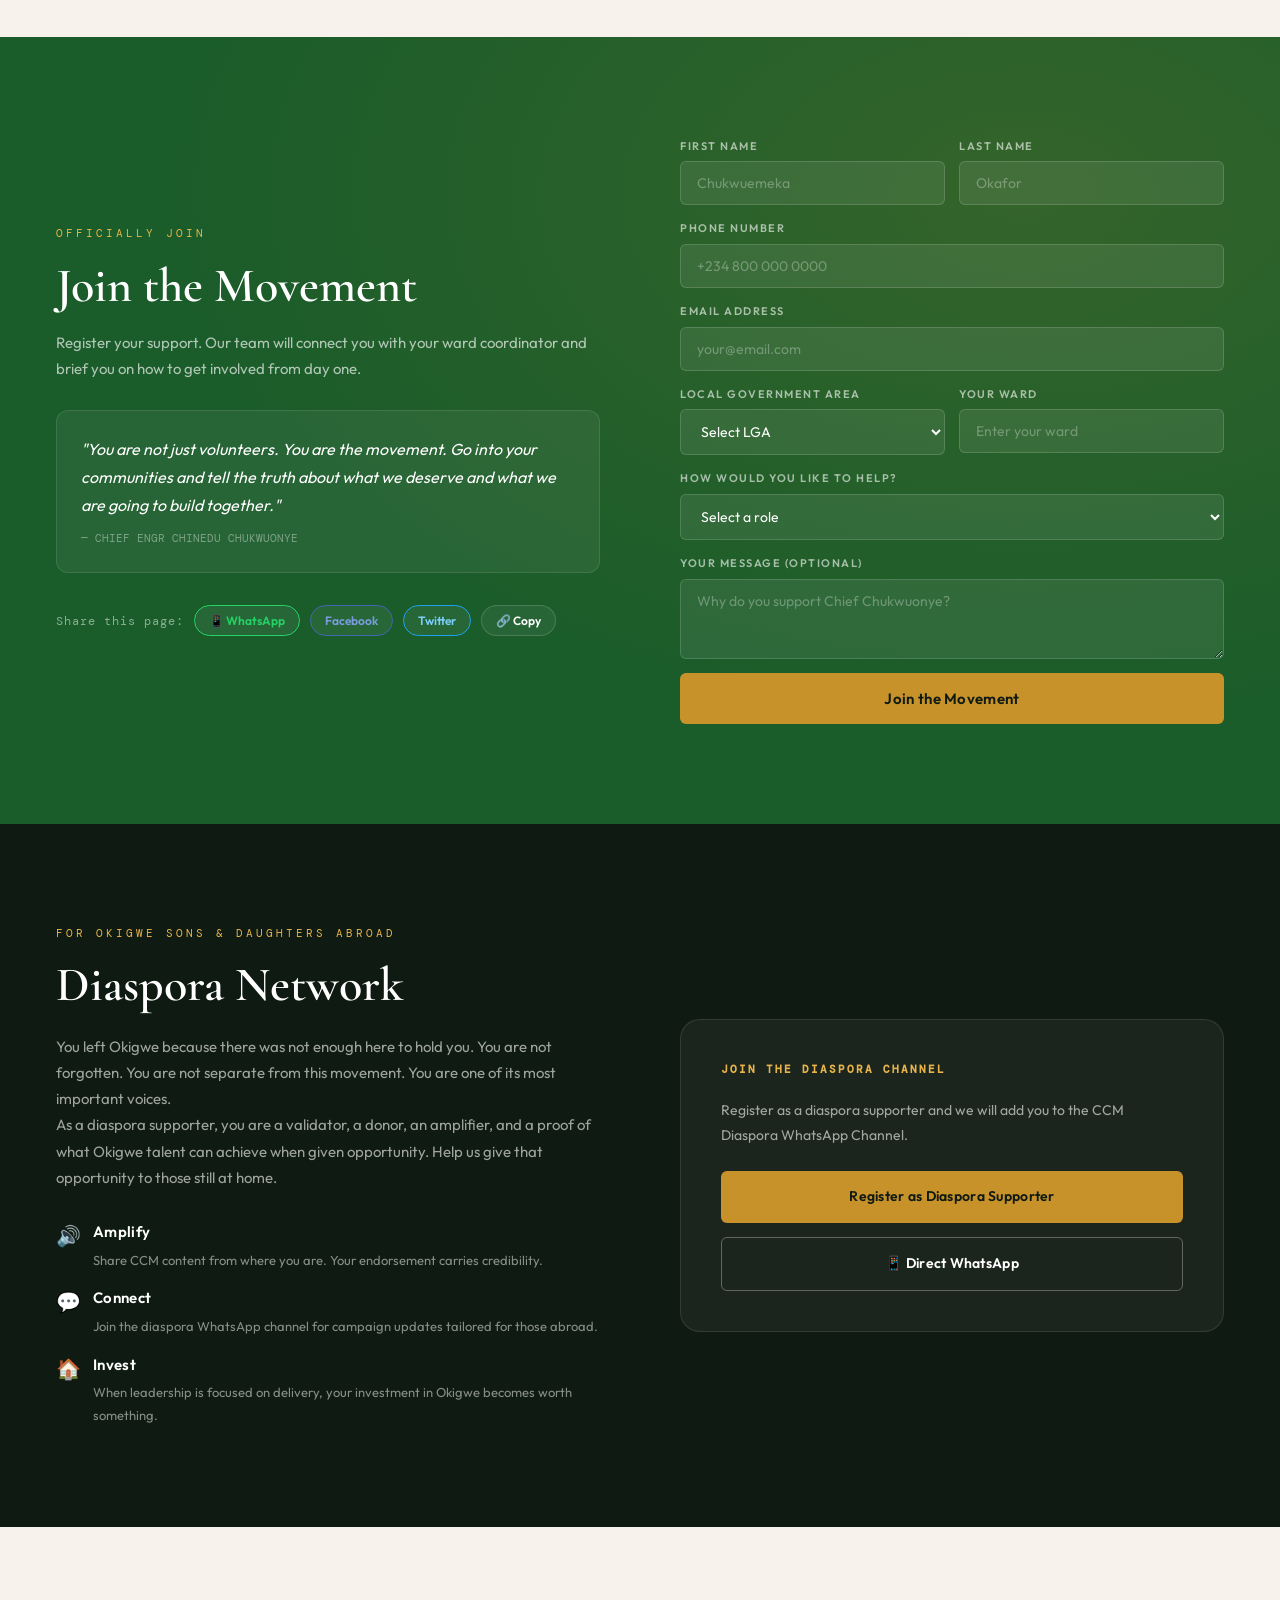
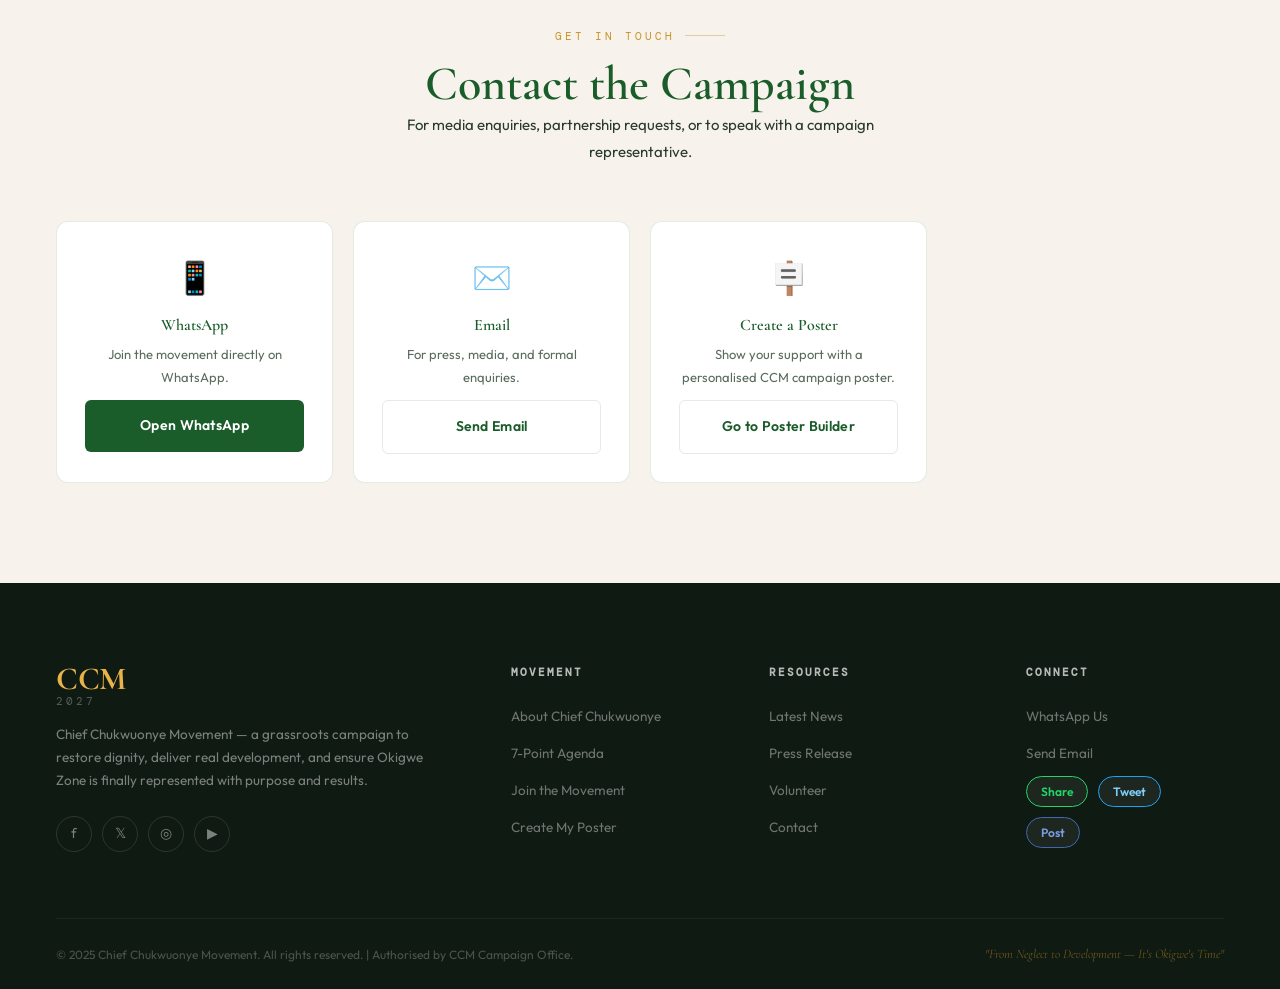
<file: community.html>
<!DOCTYPE html>
<html lang="en">
<head>
  <meta charset="UTF-8">
  <meta name="viewport" content="width=device-width, initial-scale=1.0">
  <title>Community — Join the Movement | CCM 2027</title>
  <meta name="description" content="Join the Chief Chukwuonye Movement. Sign up, volunteer, create your poster, and help build Okigwe Zone's future.">
  <link rel="preconnect" href="https://fonts.googleapis.com">
  <link rel="preconnect" href="https://fonts.gstatic.com" crossorigin>
  <link rel="stylesheet" href="assets/css/style.css">
  <style>
    .ways-grid { display:grid; grid-template-columns:repeat(auto-fill,minmax(260px,1fr)); gap:20px; margin-top:40px; }
    .way-card { background:white; border:1px solid var(--border); border-radius:var(--radius-md); padding:32px; text-align:center; transition:var(--transition); }
    .way-card:hover { transform:translateY(-4px); box-shadow:var(--shadow-md); border-color:var(--border-gold); }
    .way-icon { font-size:40px; margin-bottom:16px; }
    .way-card h3 { font-size:18px; color:var(--green); margin-bottom:8px; }
    .way-card p { font-size:13.5px; color:var(--ink-muted); margin-bottom:20px; }
    .diaspora-section { background:var(--ink); }
    .diaspora-grid { display:grid; grid-template-columns:1fr 1fr; gap:80px; align-items:center; }
    @media(max-width:768px) { .diaspora-grid { grid-template-columns:1fr; gap:40px; } }
  </style>
</head>
<body>

  <div data-include="components/navbar.html"></div>

  <div class="wa-float">
    <div class="wa-float-tooltip">Join on WhatsApp</div>
    <a class="wa-float-btn" href="https://wa.me/?text=I%20want%20to%20Join%20the%20Chief%20Chinedu%20Movement." target="_blank">
      <div class="wa-pulse"></div>
      <svg viewBox="0 0 24 24"><path d="M17.472 14.382c-.297-.149-1.758-.867-2.03-.967-.273-.099-.471-.148-.67.15-.197.297-.767.966-.94 1.164-.173.199-.347.223-.644.075-.297-.15-1.255-.463-2.39-1.475-.883-.788-1.48-1.761-1.653-2.059-.173-.297-.018-.458.13-.606.134-.133.298-.347.446-.52.149-.174.198-.298.298-.497.099-.198.05-.371-.025-.52-.075-.149-.669-1.612-.916-2.207-.242-.579-.487-.5-.669-.51-.173-.008-.371-.01-.57-.01-.198 0-.52.074-.792.372-.272.297-1.04 1.016-1.04 2.479 0 1.462 1.065 2.875 1.213 3.074.149.198 2.096 3.2 5.077 4.487.709.306 1.262.489 1.694.625.712.227 1.36.195 1.871.118.571-.085 1.758-.719 2.006-1.413.248-.694.248-1.289.173-1.413-.074-.124-.272-.198-.57-.347m-5.421 7.403h-.004a9.87 9.87 0 01-5.031-1.378l-.361-.214-3.741.982.998-3.648-.235-.374a9.86 9.86 0 01-1.51-5.26c.001-5.45 4.436-9.884 9.888-9.884 2.64 0 5.122 1.03 6.988 2.898a9.825 9.825 0 012.893 6.994c-.003 5.45-4.437 9.884-9.885 9.884m8.413-18.297A11.815 11.815 0 0012.05 0C5.495 0 .16 5.335.157 11.892c0 2.096.547 4.142 1.588 5.945L.057 24l6.305-1.654a11.882 11.882 0 005.683 1.448h.005c6.554 0 11.89-5.335 11.893-11.893a11.821 11.821 0 00-3.48-8.413z" fill="white"/></svg>
    </a>
  </div>

  <div class="page-hero">
    <div class="container" style="position:relative;z-index:2;">
      <div class="breadcrumb" style="margin-bottom:20px;">
        <a href="index.html">Home</a><span class="sep">›</span><span class="current">Community</span>
      </div>
      <div class="label">Be the Movement</div>
      <h1>Community &<br><em style="color:var(--gold-light);">Participation</em></h1>
      <p>This movement is built on people. Every person who joins tells Okigwe that they are ready to take responsibility for their own future.</p>
    </div>
  </div>

  <!-- WAYS TO PARTICIPATE -->
  <section class="section" style="background:var(--cream);" id="volunteer">
    <div class="container">
      <div class="section-header aos">
        <div class="label">How to Get Involved</div>
        <h2 style="color:var(--green);">Ways to Participate</h2>
        <p>Every person has a role in this movement. Find yours.</p>
      </div>
      <div class="ways-grid">
        <div class="way-card aos">
          <div class="way-icon">📱</div>
          <h3>WhatsApp Ambassador</h3>
          <p>Share CCM content in your groups. Be the person your community hears from about this movement.</p>
          <a href="https://wa.me/?text=I%20want%20to%20Join%20the%20Chief%20Chinedu%20Movement." target="_blank" class="btn btn-green" style="width:100%;justify-content:center;">Join WhatsApp</a>
        </div>
        <div class="way-card aos aos-delay-1">
          <div class="way-icon">🪧</div>
          <h3>Create Your Poster</h3>
          <p>Personalise a CCM poster with your name and ward. Share it everywhere to show your community you stand with Okigwe.</p>
          <a href="poster.html" class="btn btn-ghost" style="width:100%;justify-content:center;">Create Poster</a>
        </div>
        <div class="way-card aos aos-delay-2">
          <div class="way-icon">🤝</div>
          <h3>Ward Volunteer</h3>
          <p>Join a ward-level team. Help organise your community, attend events, and register supporters in your area.</p>
          <a href="#join" class="btn btn-ghost" style="width:100%;justify-content:center;">Sign Up Below</a>
        </div>
        <div class="way-card aos">
          <div class="way-icon">📣</div>
          <h3>Content Creator</h3>
          <p>Have a following? Help amplify CCM's message on Instagram, Facebook, TikTok, and Twitter/X.</p>
          <a href="#join" class="btn btn-ghost" style="width:100%;justify-content:center;">Get Involved</a>
        </div>
        <div class="way-card aos aos-delay-1">
          <div class="way-icon">👩‍👩‍👧</div>
          <h3>Women's Network</h3>
          <p>Join the CCM Women's Network — mobilising women leaders, market women, and mothers across all wards.</p>
          <a href="#join" class="btn btn-ghost" style="width:100%;justify-content:center;">Join the Network</a>
        </div>
        <div class="way-card aos aos-delay-2">
          <div class="way-icon">🌍</div>
          <h3>Diaspora Channel</h3>
          <p>Supporting from abroad? Join our diaspora network — you are a validator, donor, and amplifier from wherever you are.</p>
          <a href="#diaspora" class="btn btn-ghost" style="width:100%;justify-content:center;">Diaspora Network</a>
        </div>
      </div>
    </div>
  </section>

  <!-- JOIN FORM -->
  <section class="section join-section" id="join">
    <div class="container">
      <div class="join-grid">
        <div class="join-content">
          <div class="label" style="color:var(--gold-light);margin-bottom:16px;">Officially Join</div>
          <h2>Join the Movement</h2>
          <p>Register your support. Our team will connect you with your ward coordinator and brief you on how to get involved from day one.</p>
          <div style="margin-top:28px;padding:24px;background:rgba(255,255,255,0.06);border-radius:var(--radius-md);border:1px solid rgba(255,255,255,0.1);">
            <p style="color:white;font-style:italic;font-size:16px;margin:0;">"You are not just volunteers. You are the movement. Go into your communities and tell the truth about what we deserve and what we are going to build together."</p>
            <p style="font-size:11px;color:rgba(255,255,255,0.4);margin-top:10px;margin-bottom:0;font-family:'DM Mono',monospace;">— CHIEF ENGR CHINEDU CHUKWUONYE</p>
          </div>
          <div class="share-bar" style="margin-top:32px;">
            <span class="share-label">Share this page:</span>
            <button class="share-btn wa" data-share="whatsapp">📱 WhatsApp</button>
            <button class="share-btn fb" data-share="facebook">Facebook</button>
            <button class="share-btn tw" data-share="twitter">Twitter</button>
            <button class="share-btn" data-share="copy">🔗 Copy</button>
          </div>
        </div>

        <div>
          <form id="join-form" class="join-form" novalidate>
            <input type="hidden" name="_subject" value="New CCM Volunteer/Supporter Sign-Up">
            <input type="hidden" name="_gotcha" style="display:none">
            <div class="form-row">
              <div class="form-field">
                <label>First Name</label>
                <input type="text" name="first_name" placeholder="Chukwuemeka" required>
              </div>
              <div class="form-field">
                <label>Last Name</label>
                <input type="text" name="last_name" placeholder="Okafor" required>
              </div>
            </div>
            <div class="form-field">
              <label>Phone Number</label>
              <input type="tel" name="phone" placeholder="+234 800 000 0000" required>
            </div>
            <div class="form-field">
              <label>Email Address</label>
              <input type="email" name="email" placeholder="your@email.com">
            </div>
            <div class="form-row">
              <div class="form-field">
                <label>Local Government Area</label>
                <select name="lga" required>
                  <option value="">Select LGA</option>
                  <option>Okigwe LGA</option>
                  <option>Isiala Mbano LGA</option>
                  <option>Onuimo LGA</option>
                  <option>Diaspora / Outside Zone</option>
                </select>
              </div>
              <div class="form-field">
                <label>Your Ward</label>
                <input type="text" name="ward" placeholder="Enter your ward">
              </div>
            </div>
            <div class="form-field">
              <label>How would you like to help?</label>
              <select name="role">
                <option value="">Select a role</option>
                <option>Ward Volunteer</option>
                <option>WhatsApp Ambassador</option>
                <option>Youth Mobiliser</option>
                <option>Women's Network</option>
                <option>Content Creator</option>
                <option>Community Organiser</option>
                <option>Diaspora Network</option>
                <option>General Supporter</option>
              </select>
            </div>
            <div class="form-field">
              <label>Your Message (Optional)</label>
              <textarea name="message" rows="3" placeholder="Why do you support Chief Chukwuonye?"></textarea>
            </div>
            <button type="submit" class="btn btn-primary" style="width:100%;justify-content:center;font-size:15px;padding:16px;">
              Join the Movement
            </button>
          </form>
          <div class="form-success" id="form-success">
            <div style="font-size:36px;margin-bottom:12px;">🎉</div>
            <h4 style="color:white;margin-bottom:8px;">Welcome to the Movement!</h4>
            <p style="color:rgba(255,255,255,0.7);font-size:14px;">Our team will connect you with your ward coordinator shortly. In the meantime, spread the word.</p>
            <div style="display:flex;flex-direction:column;gap:10px;margin-top:20px;">
              <a href="poster.html" class="btn btn-primary" style="justify-content:center;">Create Your Poster</a>
              <button class="btn btn-outline" data-share="whatsapp">📱 Share on WhatsApp</button>
            </div>
          </div>
        </div>
      </div>
    </div>
  </section>

  <!-- DIASPORA SECTION -->
  <section class="section diaspora-section" id="diaspora">
    <div class="container">
      <div class="diaspora-grid">
        <div class="aos">
          <div class="label" style="color:var(--gold-light);margin-bottom:16px;">For Okigwe Sons & Daughters Abroad</div>
          <h2 style="color:white;margin-bottom:20px;">Diaspora Network</h2>
          <p style="color:rgba(255,255,255,0.6);">You left Okigwe because there was not enough here to hold you. You are not forgotten. You are not separate from this movement. You are one of its most important voices.</p>
          <p style="color:rgba(255,255,255,0.6);">As a diaspora supporter, you are a validator, a donor, an amplifier, and a proof of what Okigwe talent can achieve when given opportunity. Help us give that opportunity to those still at home.</p>
          <div style="margin-top:28px;display:flex;flex-direction:column;gap:14px;">
            <div style="display:flex;gap:12px;align-items:flex-start;">
              <span style="font-size:20px;">🔊</span>
              <div><h4 style="color:white;margin-bottom:4px;">Amplify</h4><p style="font-size:13px;color:rgba(255,255,255,0.5);margin:0;">Share CCM content from where you are. Your endorsement carries credibility.</p></div>
            </div>
            <div style="display:flex;gap:12px;align-items:flex-start;">
              <span style="font-size:20px;">💬</span>
              <div><h4 style="color:white;margin-bottom:4px;">Connect</h4><p style="font-size:13px;color:rgba(255,255,255,0.5);margin:0;">Join the diaspora WhatsApp channel for campaign updates tailored for those abroad.</p></div>
            </div>
            <div style="display:flex;gap:12px;align-items:flex-start;">
              <span style="font-size:20px;">🏠</span>
              <div><h4 style="color:white;margin-bottom:4px;">Invest</h4><p style="font-size:13px;color:rgba(255,255,255,0.5);margin:0;">When leadership is focused on delivery, your investment in Okigwe becomes worth something.</p></div>
            </div>
          </div>
        </div>
        <div class="aos aos-delay-2">
          <div style="background:rgba(255,255,255,0.05);border:1px solid rgba(255,255,255,0.1);border-radius:var(--radius-lg);padding:40px;">
            <h4 style="color:var(--gold-light);margin-bottom:20px;font-family:'DM Mono',monospace;letter-spacing:2px;font-size:11px;">JOIN THE DIASPORA CHANNEL</h4>
            <p style="color:rgba(255,255,255,0.6);font-size:14px;margin-bottom:24px;">Register as a diaspora supporter and we will add you to the CCM Diaspora WhatsApp Channel.</p>
            <a href="#join" class="btn btn-primary" style="width:100%;justify-content:center;margin-bottom:14px;">Register as Diaspora Supporter</a>
            <a href="https://wa.me/?text=I%20want%20to%20join%20the%20CCM%20Diaspora%20Network.%20Chief%20Chukwuonye%20Movement%202027." target="_blank" class="btn btn-outline" style="width:100%;justify-content:center;">📱 Direct WhatsApp</a>
          </div>
        </div>
      </div>
    </div>
  </section>

  <!-- CONTACT -->
  <section class="section" style="background:var(--cream);" id="contact">
    <div class="container">
      <div class="section-header aos" style="text-align:center;">
        <div class="label" style="justify-content:center;">Get in Touch</div>
        <h2 style="color:var(--green);">Contact the Campaign</h2>
        <p style="margin:0 auto;">For media enquiries, partnership requests, or to speak with a campaign representative.</p>
      </div>
      <div style="display:grid;grid-template-columns:repeat(auto-fill,minmax(240px,1fr));gap:20px;margin-top:40px;">
        <div class="agenda-card aos" style="text-align:center;">
          <div style="font-size:32px;margin-bottom:12px;">📱</div>
          <h3 style="font-size:16px;color:var(--green);">WhatsApp</h3>
          <p style="font-size:13px;">Join the movement directly on WhatsApp.</p>
          <a href="https://wa.me/?text=I%20want%20to%20Join%20the%20Chief%20Chinedu%20Movement." target="_blank" class="btn btn-green" style="width:100%;justify-content:center;margin-top:12px;">Open WhatsApp</a>
        </div>
        <div class="agenda-card aos aos-delay-1" style="text-align:center;">
          <div style="font-size:32px;margin-bottom:12px;">✉️</div>
          <h3 style="font-size:16px;color:var(--green);">Email</h3>
          <p style="font-size:13px;">For press, media, and formal enquiries.</p>
          <a href="mailto:info@ccm2027.ng" class="btn btn-ghost" style="width:100%;justify-content:center;margin-top:12px;">Send Email</a>
        </div>
        <div class="agenda-card aos aos-delay-2" style="text-align:center;">
          <div style="font-size:32px;margin-bottom:12px;">🪧</div>
          <h3 style="font-size:16px;color:var(--green);">Create a Poster</h3>
          <p style="font-size:13px;">Show your support with a personalised CCM campaign poster.</p>
          <a href="poster.html" class="btn btn-ghost" style="width:100%;justify-content:center;margin-top:12px;">Go to Poster Builder</a>
        </div>
      </div>
    </div>
  </section>

  <div data-include="components/footer.html"></div>
  <script src="assets/js/main.js"></script>
</body>
</html>
</file>
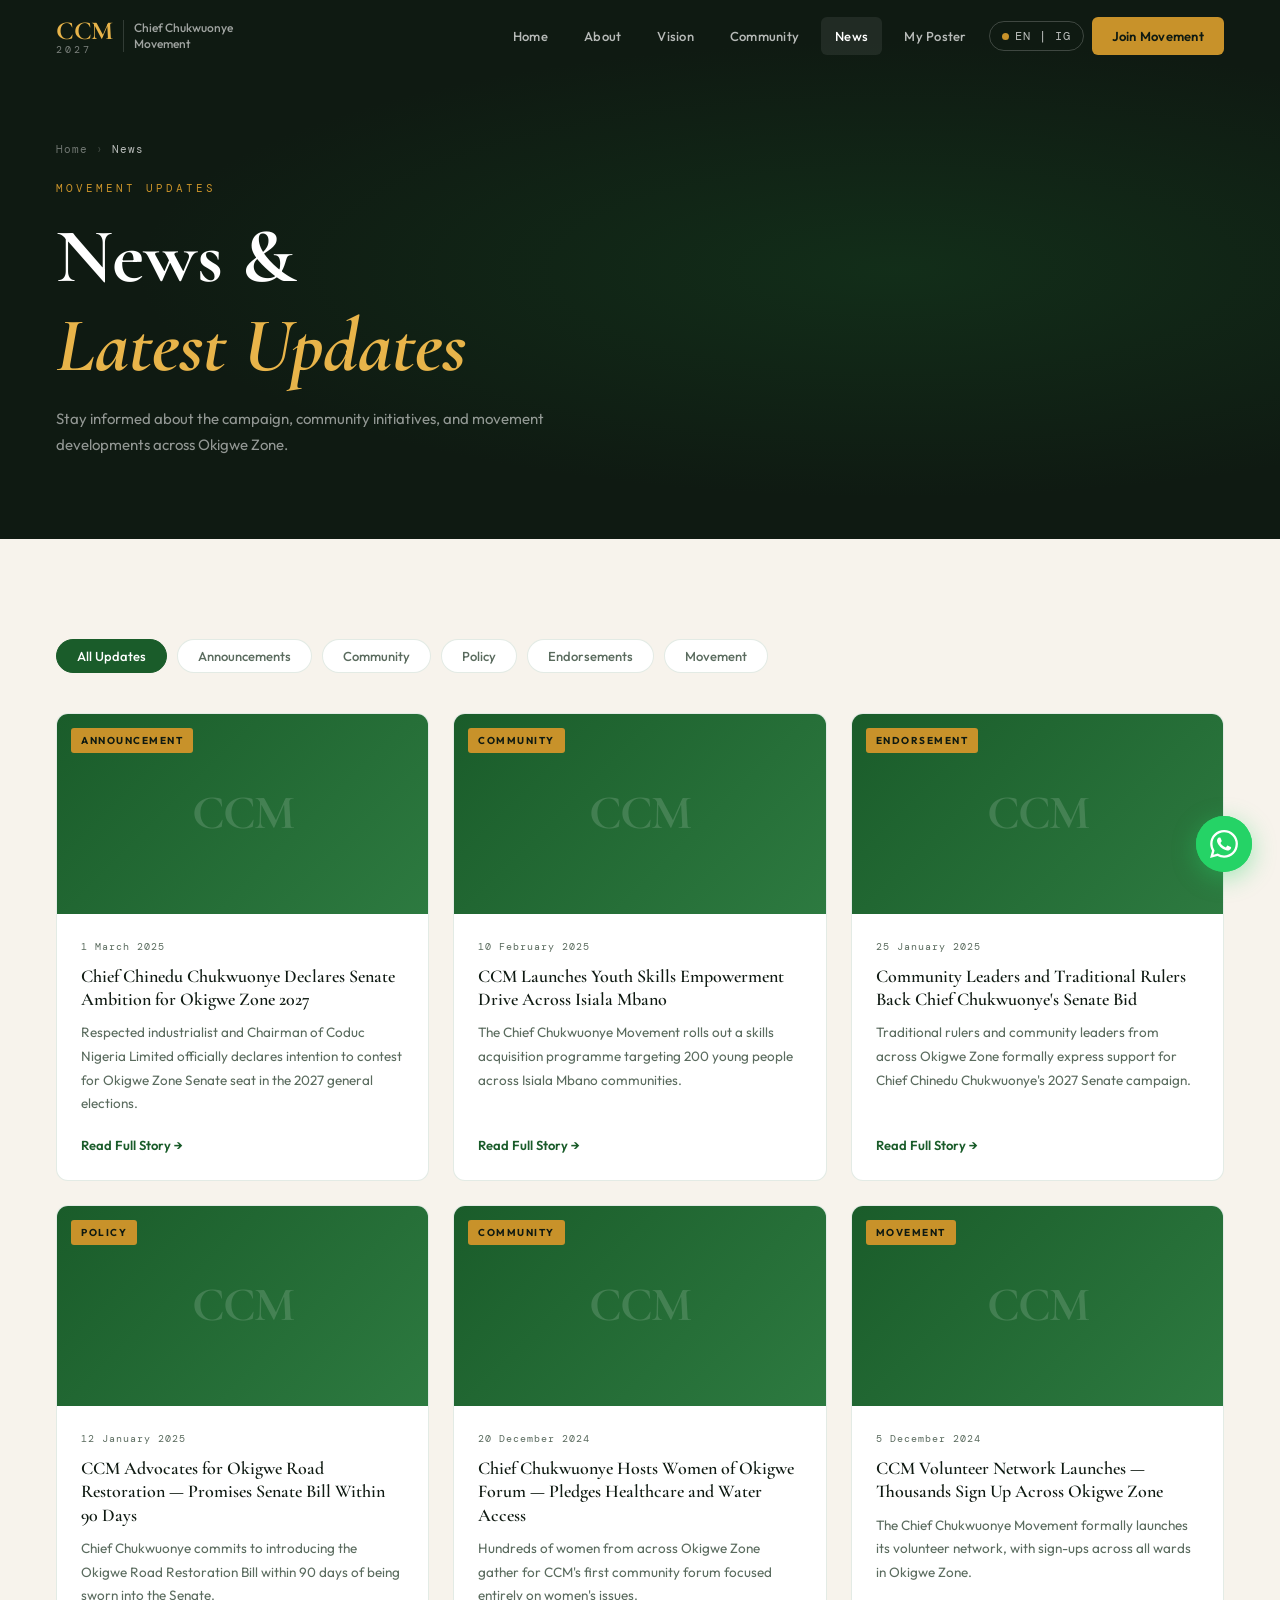
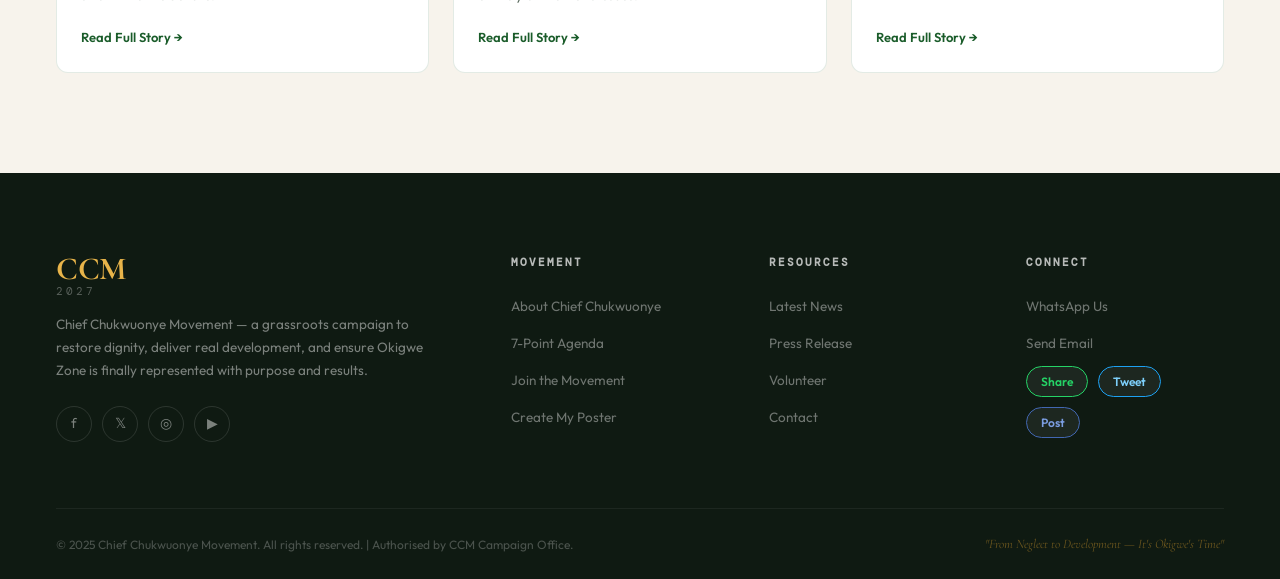
<file: news.html>
<!DOCTYPE html>
<html lang="en">
<head>
  <meta charset="UTF-8">
  <meta name="viewport" content="width=device-width, initial-scale=1.0">
  <title>News & Updates — CCM 2027 | Chief Chukwuonye Movement</title>
  <meta name="description" content="Latest news, press releases, and updates from the Chief Chukwuonye Movement — Okigwe Zone Senate 2027.">
  <link rel="preconnect" href="https://fonts.googleapis.com">
  <link rel="preconnect" href="https://fonts.gstatic.com" crossorigin>
  <link rel="stylesheet" href="assets/css/style.css">
  <style>
    .filter-bar { display:flex; gap:10px; flex-wrap:wrap; margin-bottom:40px; }
    .filter-btn { padding:8px 20px; border-radius:20px; font-size:13px; font-weight:500; cursor:pointer; transition:var(--transition); border:1px solid var(--border); color:var(--ink-muted); background:white; font-family:'Outfit',sans-serif; }
    .filter-btn:hover, .filter-btn.active { background:var(--green); color:white; border-color:var(--green); }
    /* MODAL */
    .modal-overlay { display:none; position:fixed; inset:0; background:rgba(15,26,18,0.85); z-index:2000; backdrop-filter:blur(8px); align-items:flex-start; justify-content:center; padding:40px 20px; overflow-y:auto; }
    .modal-overlay.open { display:flex; }
    .modal-box { background:white; border-radius:var(--radius-lg); max-width:760px; width:100%; position:relative; overflow:hidden; }
    .modal-header { background:var(--green); padding:40px; position:relative; }
    .modal-header::before { content:''; position:absolute; inset:0; background:radial-gradient(ellipse at 80% 20%, rgba(200,146,42,0.15), transparent 60%); }
    .modal-close { position:absolute; top:20px; right:20px; width:36px; height:36px; border-radius:50%; background:rgba(255,255,255,0.1); color:white; font-size:18px; display:flex; align-items:center; justify-content:center; cursor:pointer; border:1px solid rgba(255,255,255,0.2); transition:var(--transition); z-index:1; }
    .modal-close:hover { background:rgba(255,255,255,0.2); }
    .modal-cat { font-family:'DM Mono',monospace; font-size:10px; letter-spacing:2px; text-transform:uppercase; color:var(--gold-light); margin-bottom:10px; position:relative; z-index:1; }
    .modal-title { font-family:'Cormorant Garamond',serif; font-size:clamp(22px,3vw,34px); font-weight:700; color:white; position:relative; z-index:1; line-height:1.2; }
    .modal-date { font-family:'DM Mono',monospace; font-size:11px; color:rgba(255,255,255,0.4); margin-top:12px; position:relative; z-index:1; }
    .modal-body { padding:40px; }
    .modal-body p { font-size:15px; color:var(--ink-mid); margin-bottom:16px; line-height:1.8; }
    .modal-body ul { padding-left:20px; margin-bottom:16px; }
    .modal-body ul li { font-size:15px; color:var(--ink-mid); margin-bottom:8px; }
    .modal-footer { padding:24px 40px; border-top:1px solid var(--border); display:flex; align-items:center; gap:12px; flex-wrap:wrap; }
    .modal-footer .share-label { font-size:12px; color:var(--ink-muted); font-family:'DM Mono',monospace; }
    #modal-tags { display:flex; gap:8px; flex-wrap:wrap; margin:0 40px 24px; }
  </style>
</head>
<body>

  <div data-include="components/navbar.html"></div>

  <div class="wa-float">
    <div class="wa-float-tooltip">Join on WhatsApp</div>
    <a class="wa-float-btn" href="https://wa.me/?text=I%20want%20to%20Join%20the%20Chief%20Chinedu%20Movement." target="_blank">
      <div class="wa-pulse"></div>
      <svg viewBox="0 0 24 24"><path d="M17.472 14.382c-.297-.149-1.758-.867-2.03-.967-.273-.099-.471-.148-.67.15-.197.297-.767.966-.94 1.164-.173.199-.347.223-.644.075-.297-.15-1.255-.463-2.39-1.475-.883-.788-1.48-1.761-1.653-2.059-.173-.297-.018-.458.13-.606.134-.133.298-.347.446-.52.149-.174.198-.298.298-.497.099-.198.05-.371-.025-.52-.075-.149-.669-1.612-.916-2.207-.242-.579-.487-.5-.669-.51-.173-.008-.371-.01-.57-.01-.198 0-.52.074-.792.372-.272.297-1.04 1.016-1.04 2.479 0 1.462 1.065 2.875 1.213 3.074.149.198 2.096 3.2 5.077 4.487.709.306 1.262.489 1.694.625.712.227 1.36.195 1.871.118.571-.085 1.758-.719 2.006-1.413.248-.694.248-1.289.173-1.413-.074-.124-.272-.198-.57-.347m-5.421 7.403h-.004a9.87 9.87 0 01-5.031-1.378l-.361-.214-3.741.982.998-3.648-.235-.374a9.86 9.86 0 01-1.51-5.26c.001-5.45 4.436-9.884 9.888-9.884 2.64 0 5.122 1.03 6.988 2.898a9.825 9.825 0 012.893 6.994c-.003 5.45-4.437 9.884-9.885 9.884m8.413-18.297A11.815 11.815 0 0012.05 0C5.495 0 .16 5.335.157 11.892c0 2.096.547 4.142 1.588 5.945L.057 24l6.305-1.654a11.882 11.882 0 005.683 1.448h.005c6.554 0 11.89-5.335 11.893-11.893a11.821 11.821 0 00-3.48-8.413z" fill="white"/></svg>
    </a>
  </div>

  <div class="page-hero">
    <div class="container" style="position:relative;z-index:2;">
      <div class="breadcrumb" style="margin-bottom:20px;">
        <a href="index.html">Home</a><span class="sep">›</span><span class="current">News</span>
      </div>
      <div class="label">Movement Updates</div>
      <h1>News &<br><em style="color:var(--gold-light);">Latest Updates</em></h1>
      <p>Stay informed about the campaign, community initiatives, and movement developments across Okigwe Zone.</p>
    </div>
  </div>

  <section class="section" style="background:var(--cream);">
    <div class="container">
      <div class="filter-bar">
        <button class="filter-btn active" data-filter="all">All Updates</button>
        <button class="filter-btn" data-filter="Announcement">Announcements</button>
        <button class="filter-btn" data-filter="Community">Community</button>
        <button class="filter-btn" data-filter="Policy">Policy</button>
        <button class="filter-btn" data-filter="Endorsement">Endorsements</button>
        <button class="filter-btn" data-filter="Movement">Movement</button>
      </div>

      <div class="news-grid" id="news-grid">
        <div style="color:var(--ink-muted);padding:20px 0;">Loading updates...</div>
      </div>
    </div>
  </section>

  <!-- ARTICLE MODAL -->
  <div class="modal-overlay" id="article-modal">
    <div class="modal-box">
      <div class="modal-header">
        <button class="modal-close" onclick="closeModal()">✕</button>
        <div class="modal-cat" id="modal-category"></div>
        <h2 class="modal-title" id="modal-title"></h2>
        <div class="modal-date" id="modal-date"></div>
      </div>
      <div id="modal-tags"></div>
      <div class="modal-body" id="modal-body"></div>
      <div class="modal-footer">
        <span class="share-label">Share this story:</span>
        <a href="#" id="modal-share-wa" target="_blank" class="share-btn wa">📱 WhatsApp</a>
        <a href="#" id="modal-share-tw" target="_blank" class="share-btn tw">Twitter/X</a>
        <a href="#" id="modal-share-fb" target="_blank" class="share-btn fb">Facebook</a>
        <button class="share-btn" data-share="copy">🔗 Copy Link</button>
      </div>
    </div>
  </div>

  <div data-include="components/footer.html"></div>
  <script src="assets/js/main.js"></script>
  <script src="assets/js/ui.js"></script>
</body>
</html>
</file>
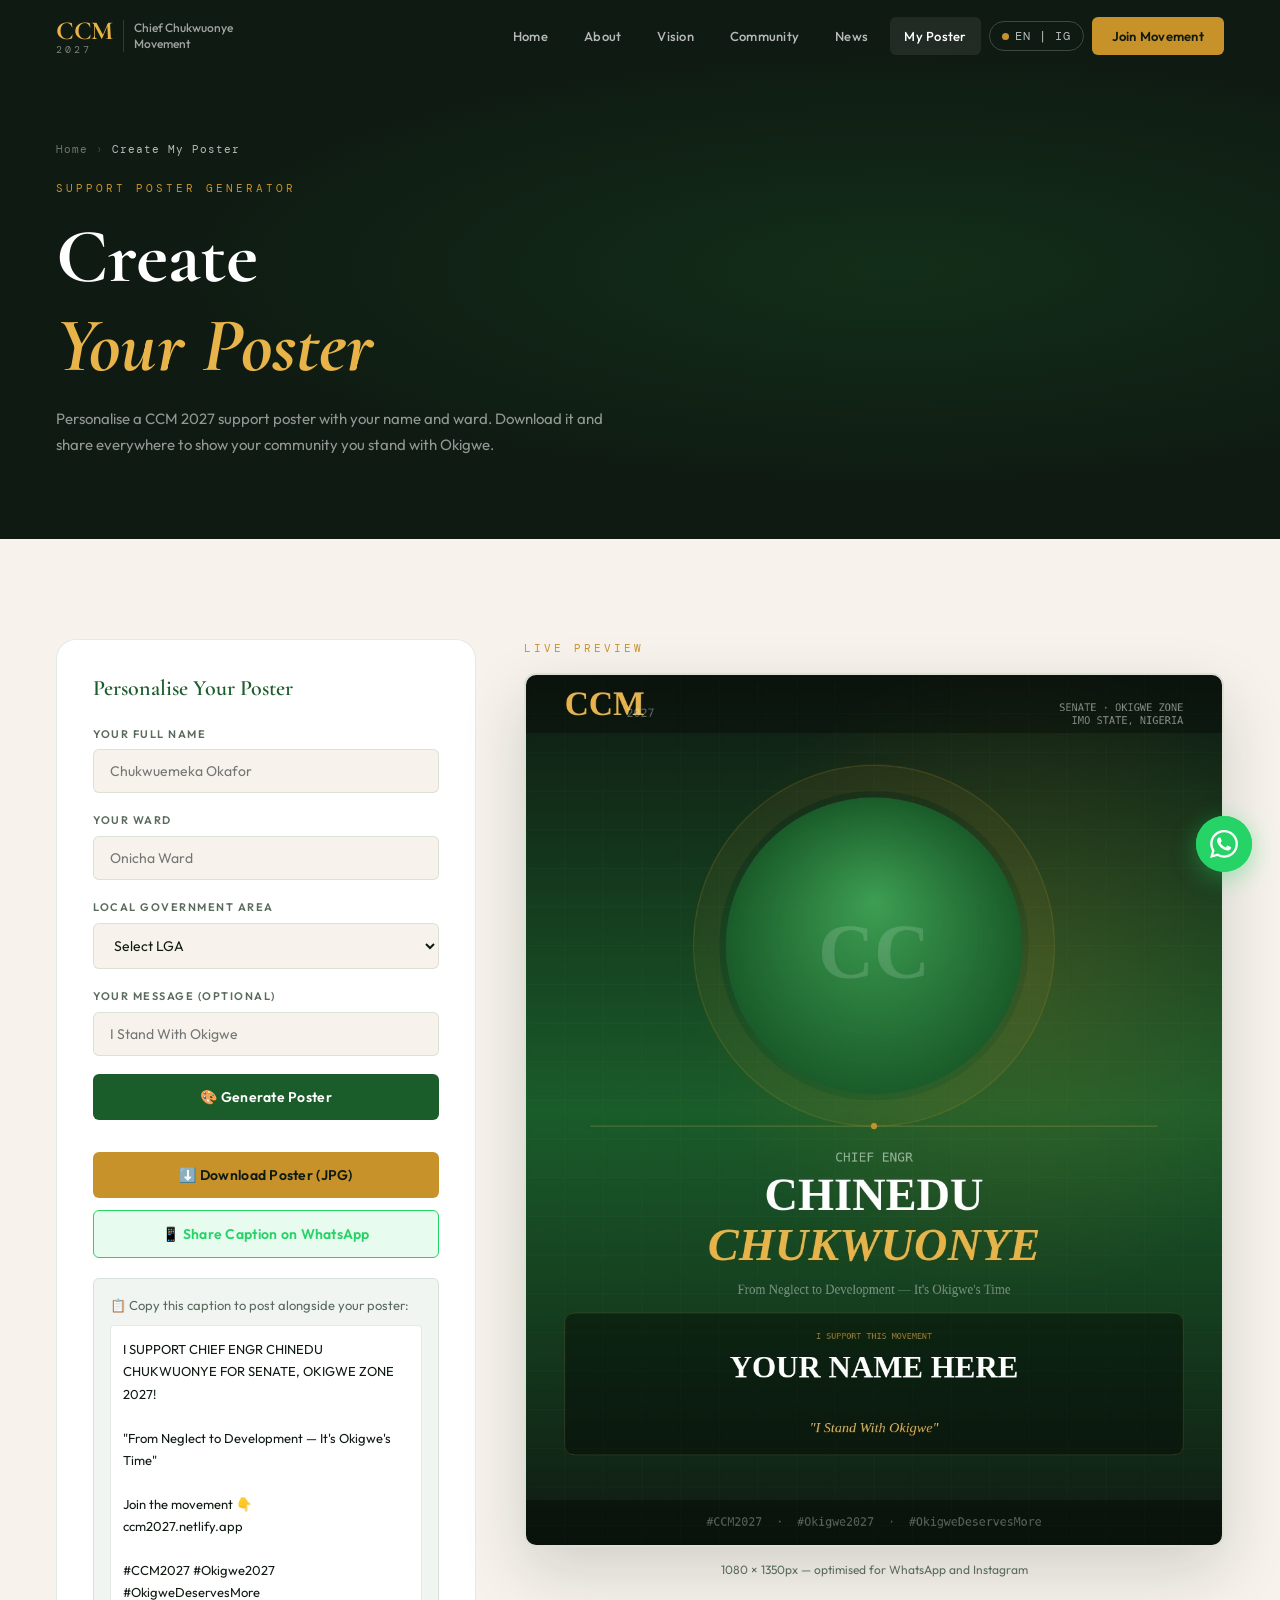
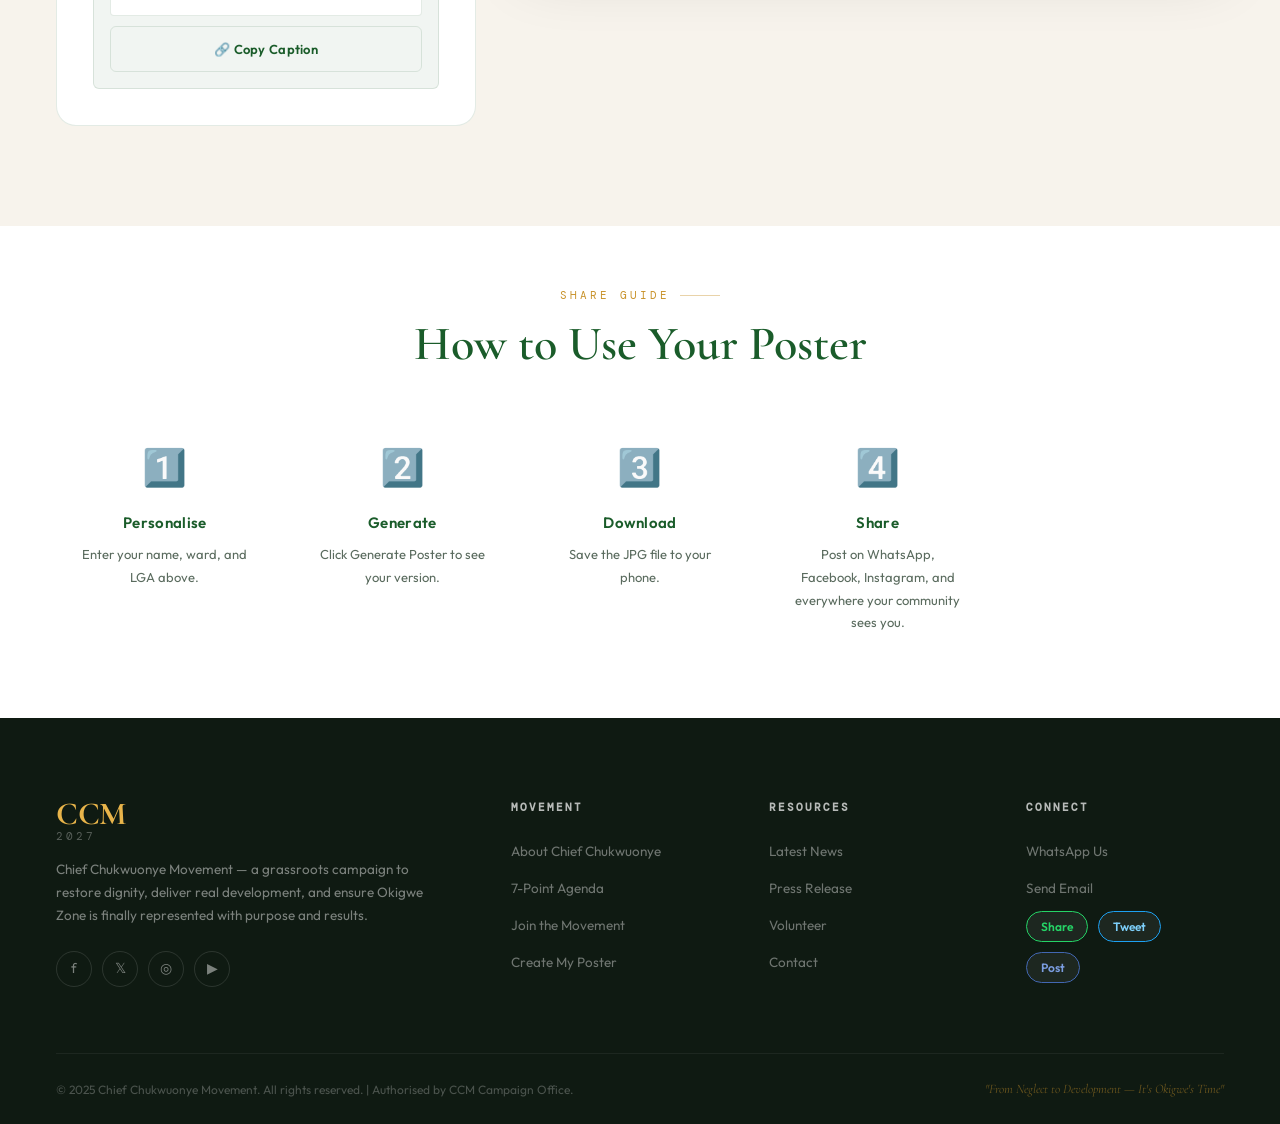
<file: poster.html>
<!DOCTYPE html>
<html lang="en">
<head>
  <meta charset="UTF-8">
  <meta name="viewport" content="width=device-width, initial-scale=1.0">
  <title>Create My Poster — CCM 2027 | Chief Chukwuonye Movement</title>
  <meta name="description" content="Create your personalised CCM 2027 support poster. Add your name and ward, download and share on WhatsApp and social media.">
  <link rel="preconnect" href="https://fonts.googleapis.com">
  <link rel="preconnect" href="https://fonts.gstatic.com" crossorigin>
  <link rel="stylesheet" href="assets/css/style.css">
  <style>
    .poster-layout { display:grid; grid-template-columns:420px 1fr; gap:48px; align-items:start; }
    .poster-controls { background:white; border:1px solid var(--border); border-radius:var(--radius-lg); padding:36px; position:sticky; top:96px; }
    .poster-controls h3 { color:var(--green); margin-bottom:24px; font-size:22px; }
    .ctrl-field { display:flex; flex-direction:column; gap:6px; margin-bottom:18px; }
    .ctrl-field label { font-size:11px; font-weight:600; letter-spacing:1.5px; text-transform:uppercase; color:var(--ink-muted); }
    .ctrl-field input, .ctrl-field select, .ctrl-field textarea { padding:12px 16px; background:var(--cream); border:1px solid var(--border); border-radius:var(--radius-sm); font-size:14px; font-family:'Outfit',sans-serif; color:var(--ink); outline:none; transition:var(--transition); }
    .ctrl-field input:focus, .ctrl-field select:focus, .ctrl-field textarea:focus { border-color:var(--green); background:white; }
    .poster-canvas-wrap { display:none; }
    .poster-preview-wrap { border-radius:var(--radius-md); overflow:hidden; border:2px solid var(--border); box-shadow:var(--shadow-lg); }
    .poster-preview-wrap img { width:100%; height:auto; display:block; }
    .poster-actions { margin-top:20px; display:flex; flex-direction:column; gap:12px; }
    .share-caption { background:var(--green-pale); border:1px solid var(--border); border-radius:var(--radius-sm); padding:16px; margin-top:8px; }
    .share-caption p { font-size:13px; color:var(--ink-muted); margin:0; line-height:1.6; }
    .share-caption .caption-text { font-size:13px; color:var(--ink); background:white; border:1px solid var(--border); border-radius:4px; padding:12px; margin-top:10px; white-space:pre-line; }
    @media(max-width:900px) { .poster-layout { grid-template-columns:1fr; } .poster-controls { position:static; } }
  </style>
</head>
<body>

  <div data-include="components/navbar.html"></div>

  <div class="wa-float">
    <div class="wa-float-tooltip">Join on WhatsApp</div>
    <a class="wa-float-btn" href="https://wa.me/?text=I%20want%20to%20Join%20the%20Chief%20Chinedu%20Movement." target="_blank">
      <div class="wa-pulse"></div>
      <svg viewBox="0 0 24 24"><path d="M17.472 14.382c-.297-.149-1.758-.867-2.03-.967-.273-.099-.471-.148-.67.15-.197.297-.767.966-.94 1.164-.173.199-.347.223-.644.075-.297-.15-1.255-.463-2.39-1.475-.883-.788-1.48-1.761-1.653-2.059-.173-.297-.018-.458.13-.606.134-.133.298-.347.446-.52.149-.174.198-.298.298-.497.099-.198.05-.371-.025-.52-.075-.149-.669-1.612-.916-2.207-.242-.579-.487-.5-.669-.51-.173-.008-.371-.01-.57-.01-.198 0-.52.074-.792.372-.272.297-1.04 1.016-1.04 2.479 0 1.462 1.065 2.875 1.213 3.074.149.198 2.096 3.2 5.077 4.487.709.306 1.262.489 1.694.625.712.227 1.36.195 1.871.118.571-.085 1.758-.719 2.006-1.413.248-.694.248-1.289.173-1.413-.074-.124-.272-.198-.57-.347m-5.421 7.403h-.004a9.87 9.87 0 01-5.031-1.378l-.361-.214-3.741.982.998-3.648-.235-.374a9.86 9.86 0 01-1.51-5.26c.001-5.45 4.436-9.884 9.888-9.884 2.64 0 5.122 1.03 6.988 2.898a9.825 9.825 0 012.893 6.994c-.003 5.45-4.437 9.884-9.885 9.884m8.413-18.297A11.815 11.815 0 0012.05 0C5.495 0 .16 5.335.157 11.892c0 2.096.547 4.142 1.588 5.945L.057 24l6.305-1.654a11.882 11.882 0 005.683 1.448h.005c6.554 0 11.89-5.335 11.893-11.893a11.821 11.821 0 00-3.48-8.413z" fill="white"/></svg>
    </a>
  </div>

  <div class="page-hero">
    <div class="container" style="position:relative;z-index:2;">
      <div class="breadcrumb" style="margin-bottom:20px;">
        <a href="index.html">Home</a><span class="sep">›</span><span class="current">Create My Poster</span>
      </div>
      <div class="label">Support Poster Generator</div>
      <h1>Create<br><em style="color:var(--gold-light);">Your Poster</em></h1>
      <p>Personalise a CCM 2027 support poster with your name and ward. Download it and share everywhere to show your community you stand with Okigwe.</p>
    </div>
  </div>

  <section class="section" style="background:var(--cream);">
    <div class="container">
      <div class="poster-layout">

        <!-- CONTROLS -->
        <div class="poster-controls aos">
          <h3>Personalise Your Poster</h3>

          <div class="ctrl-field">
            <label>Your Full Name</label>
            <input type="text" id="poster-name" placeholder="Chukwuemeka Okafor" maxlength="30">
          </div>

          <div class="ctrl-field">
            <label>Your Ward</label>
            <input type="text" id="poster-ward" placeholder="Onicha Ward" maxlength="25">
          </div>

          <div class="ctrl-field">
            <label>Local Government Area</label>
            <select id="poster-lga">
              <option value="">Select LGA</option>
              <option>Okigwe LGA</option>
              <option>Isiala Mbano LGA</option>
              <option>Onuimo LGA</option>
              <option>Diaspora Supporter</option>
            </select>
          </div>

          <div class="ctrl-field">
            <label>Your Message (Optional)</label>
            <input type="text" id="poster-message" placeholder="I Stand With Okigwe" maxlength="40">
          </div>

          <button class="btn btn-green" id="poster-generate" style="width:100%;justify-content:center;margin-bottom:12px;">
            🎨 Generate Poster
          </button>

          <div class="poster-actions">
            <button class="btn btn-primary" id="poster-download" disabled style="justify-content:center;">
              ⬇️ Download Poster (JPG)
            </button>
            <button class="btn btn-outline" id="poster-share-wa" disabled style="background:rgba(37,211,102,0.1);border-color:#25d366;color:#25d366;justify-content:center;">
              📱 Share Caption on WhatsApp
            </button>
          </div>

          <div class="share-caption" style="margin-top:20px;">
            <p>📋 Copy this caption to post alongside your poster:</p>
            <div class="caption-text" id="poster-caption">I SUPPORT CHIEF ENGR CHINEDU CHUKWUONYE FOR SENATE, OKIGWE ZONE 2027!

"From Neglect to Development — It's Okigwe's Time"

Join the movement 👇
ccm2027.netlify.app

#CCM2027 #Okigwe2027 #OkigweDeservesMore</div>
            <button class="btn btn-ghost" id="copy-caption" style="width:100%;justify-content:center;margin-top:10px;font-size:13px;">🔗 Copy Caption</button>
          </div>
        </div>

        <!-- PREVIEW -->
        <div class="aos aos-delay-1">
          <div class="label" style="margin-bottom:16px;">Live Preview</div>
          <div class="poster-preview-wrap">
            <img id="poster-preview" src="" alt="Your CCM 2027 Poster" style="background:var(--green);">
          </div>
          <p style="font-size:12px;color:var(--ink-muted);margin-top:12px;text-align:center;">1080 × 1350px — optimised for WhatsApp and Instagram</p>

          <!-- Hidden canvas -->
          <div class="poster-canvas-wrap">
            <canvas id="poster-canvas"></canvas>
          </div>
        </div>
      </div>
    </div>
  </section>

  <!-- HOW TO SHARE -->
  <section class="section-sm" style="background:white;">
    <div class="container">
      <div class="section-header aos" style="text-align:center;margin-bottom:40px;">
        <div class="label" style="justify-content:center;">Share Guide</div>
        <h2 style="color:var(--green);">How to Use Your Poster</h2>
      </div>
      <div style="display:grid;grid-template-columns:repeat(auto-fill,minmax(200px,1fr));gap:20px;">
        <div style="text-align:center;padding:24px;" class="aos">
          <div style="font-size:36px;margin-bottom:12px;">1️⃣</div>
          <h4 style="color:var(--green);margin-bottom:8px;">Personalise</h4>
          <p style="font-size:13px;color:var(--ink-muted);">Enter your name, ward, and LGA above.</p>
        </div>
        <div style="text-align:center;padding:24px;" class="aos aos-delay-1">
          <div style="font-size:36px;margin-bottom:12px;">2️⃣</div>
          <h4 style="color:var(--green);margin-bottom:8px;">Generate</h4>
          <p style="font-size:13px;color:var(--ink-muted);">Click Generate Poster to see your version.</p>
        </div>
        <div style="text-align:center;padding:24px;" class="aos aos-delay-2">
          <div style="font-size:36px;margin-bottom:12px;">3️⃣</div>
          <h4 style="color:var(--green);margin-bottom:8px;">Download</h4>
          <p style="font-size:13px;color:var(--ink-muted);">Save the JPG file to your phone.</p>
        </div>
        <div style="text-align:center;padding:24px;" class="aos aos-delay-3">
          <div style="font-size:36px;margin-bottom:12px;">4️⃣</div>
          <h4 style="color:var(--green);margin-bottom:8px;">Share</h4>
          <p style="font-size:13px;color:var(--ink-muted);">Post on WhatsApp, Facebook, Instagram, and everywhere your community sees you.</p>
        </div>
      </div>
    </div>
  </section>

  <div data-include="components/footer.html"></div>
  <script src="assets/js/main.js"></script>
  <script src="assets/js/poster.js"></script>
  <script>
    // Copy caption button
    document.getElementById('copy-caption')?.addEventListener('click', () => {
      const text = document.getElementById('poster-caption').textContent;
      navigator.clipboard.writeText(text).then(() => {
        const btn = document.getElementById('copy-caption');
        btn.textContent = '✓ Copied!';
        setTimeout(() => { btn.textContent = '🔗 Copy Caption'; }, 2000);
      });
    });

    // Update caption dynamically
    ['poster-name','poster-ward','poster-lga'].forEach(id => {
      document.getElementById(id)?.addEventListener('input', updateCaption);
    });

    function updateCaption() {
      const name = document.getElementById('poster-name')?.value?.trim() || 'YOUR NAME';
      const ward = document.getElementById('poster-ward')?.value?.trim();
      const lga  = document.getElementById('poster-lga')?.value;
      const loc  = [ward, lga].filter(Boolean).join(', ');
      const caption = `I SUPPORT CHIEF ENGR CHINEDU CHUKWUONYE FOR SENATE, OKIGWE ZONE 2027!\n\n${name}${loc ? ` — ${loc}` : ''}\n\n"From Neglect to Development — It's Okigwe's Time"\n\nJoin the movement 👇\nccm2027.netlify.app\n\n#CCM2027 #Okigwe2027 #OkigweDeservesMore`;
      document.getElementById('poster-caption').textContent = caption;
    }
  </script>
</body>
</html>
</file>
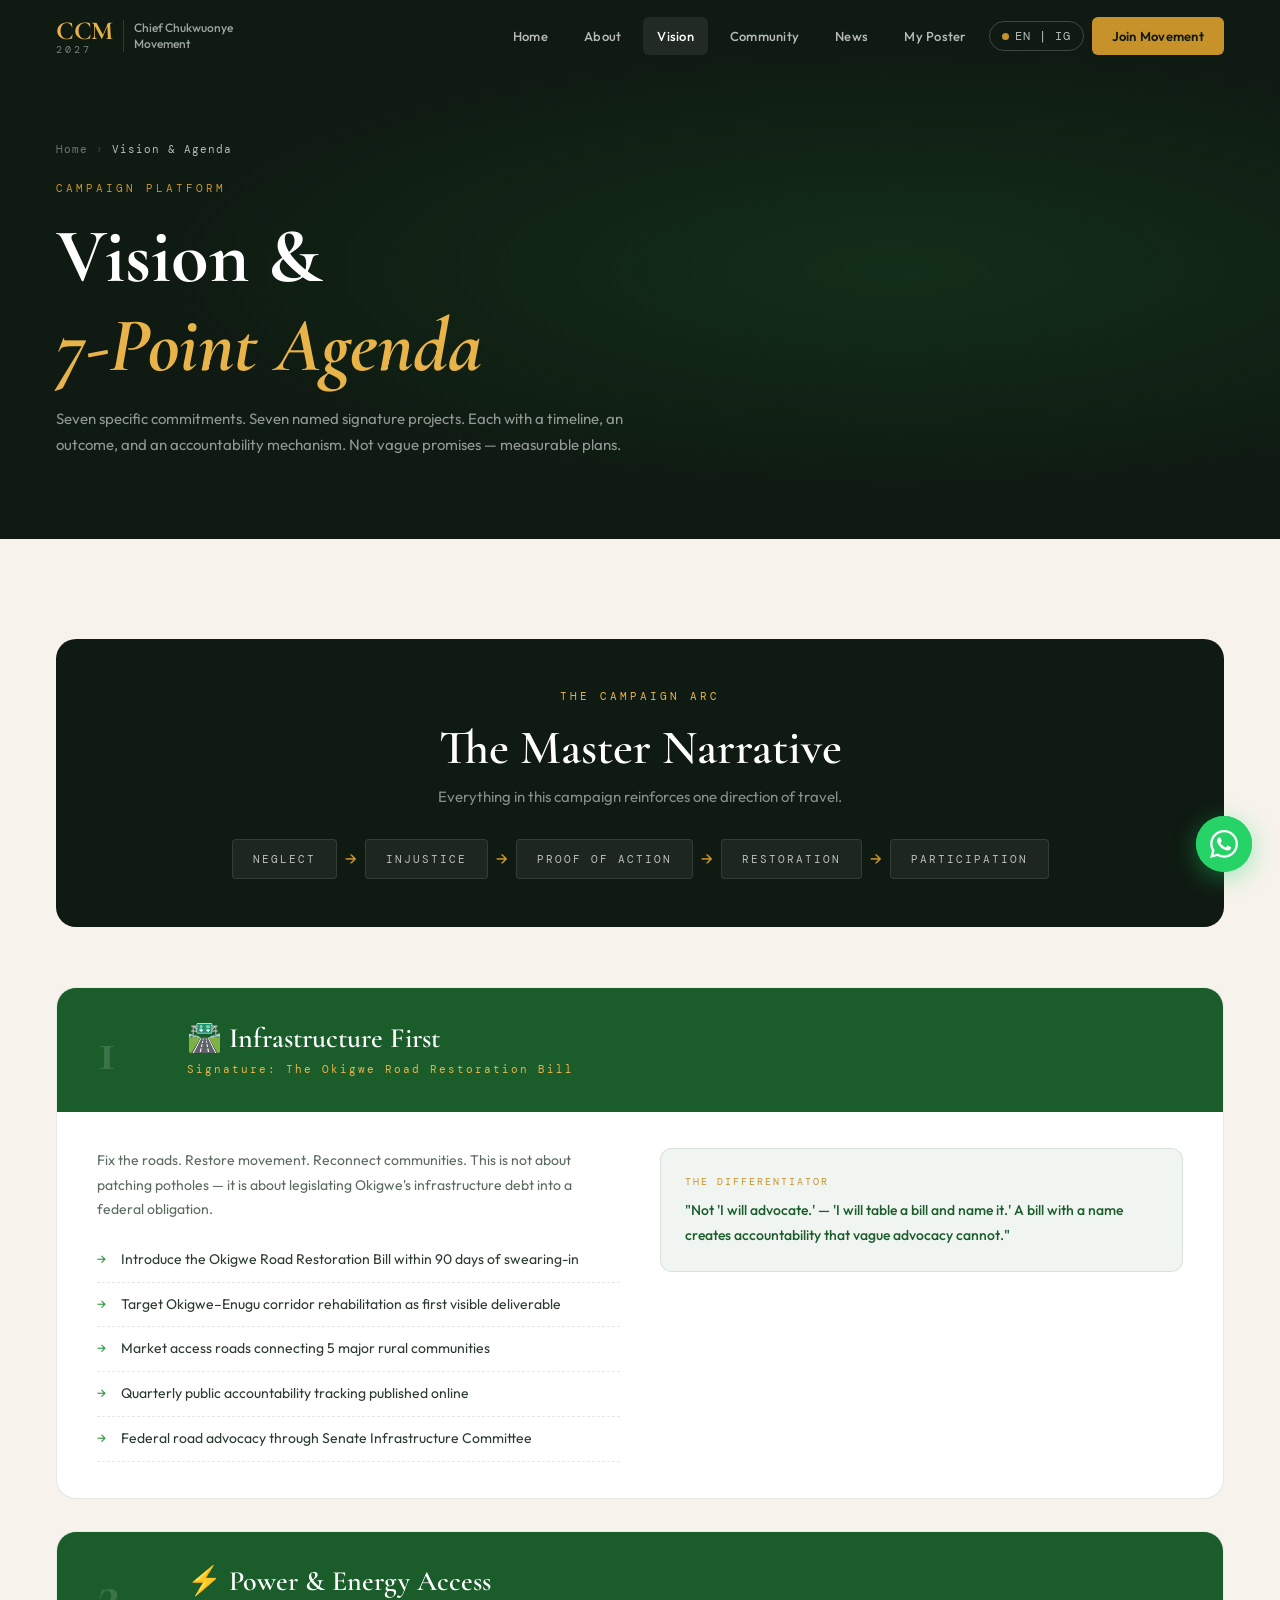
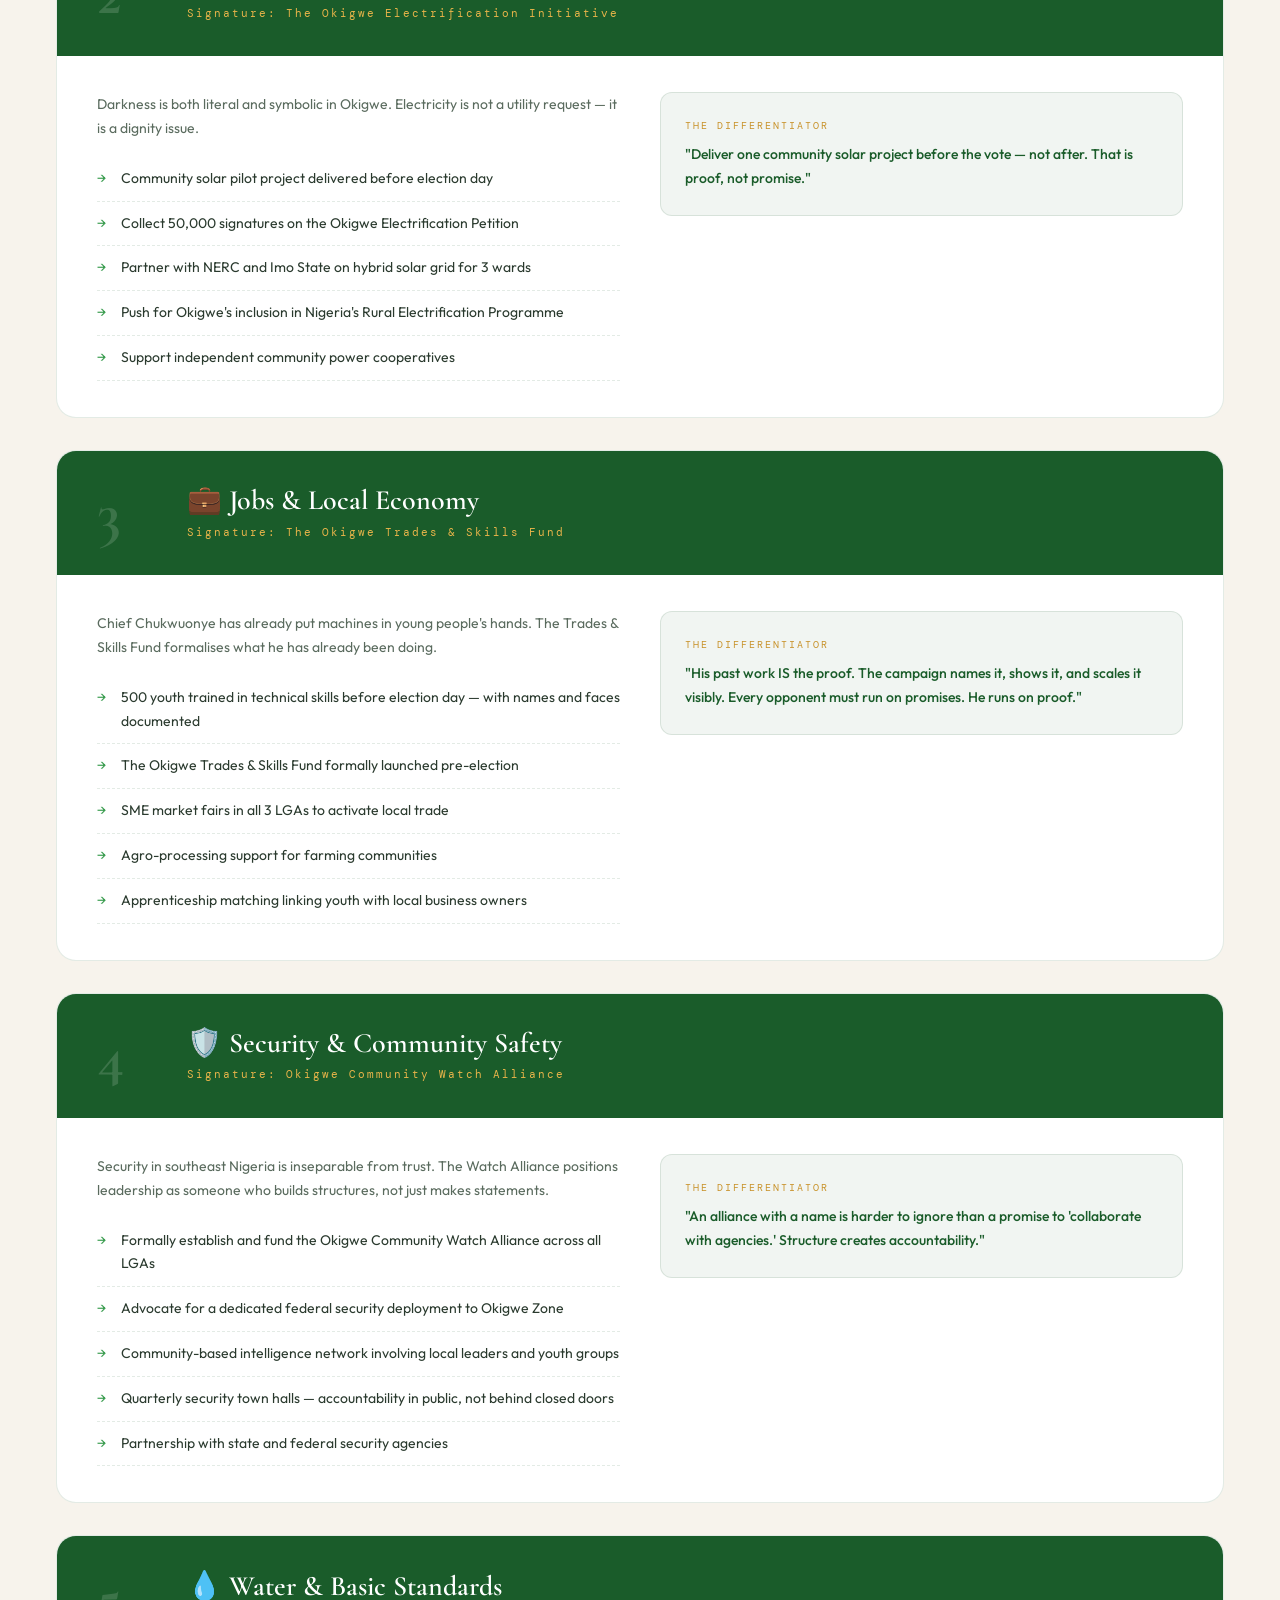
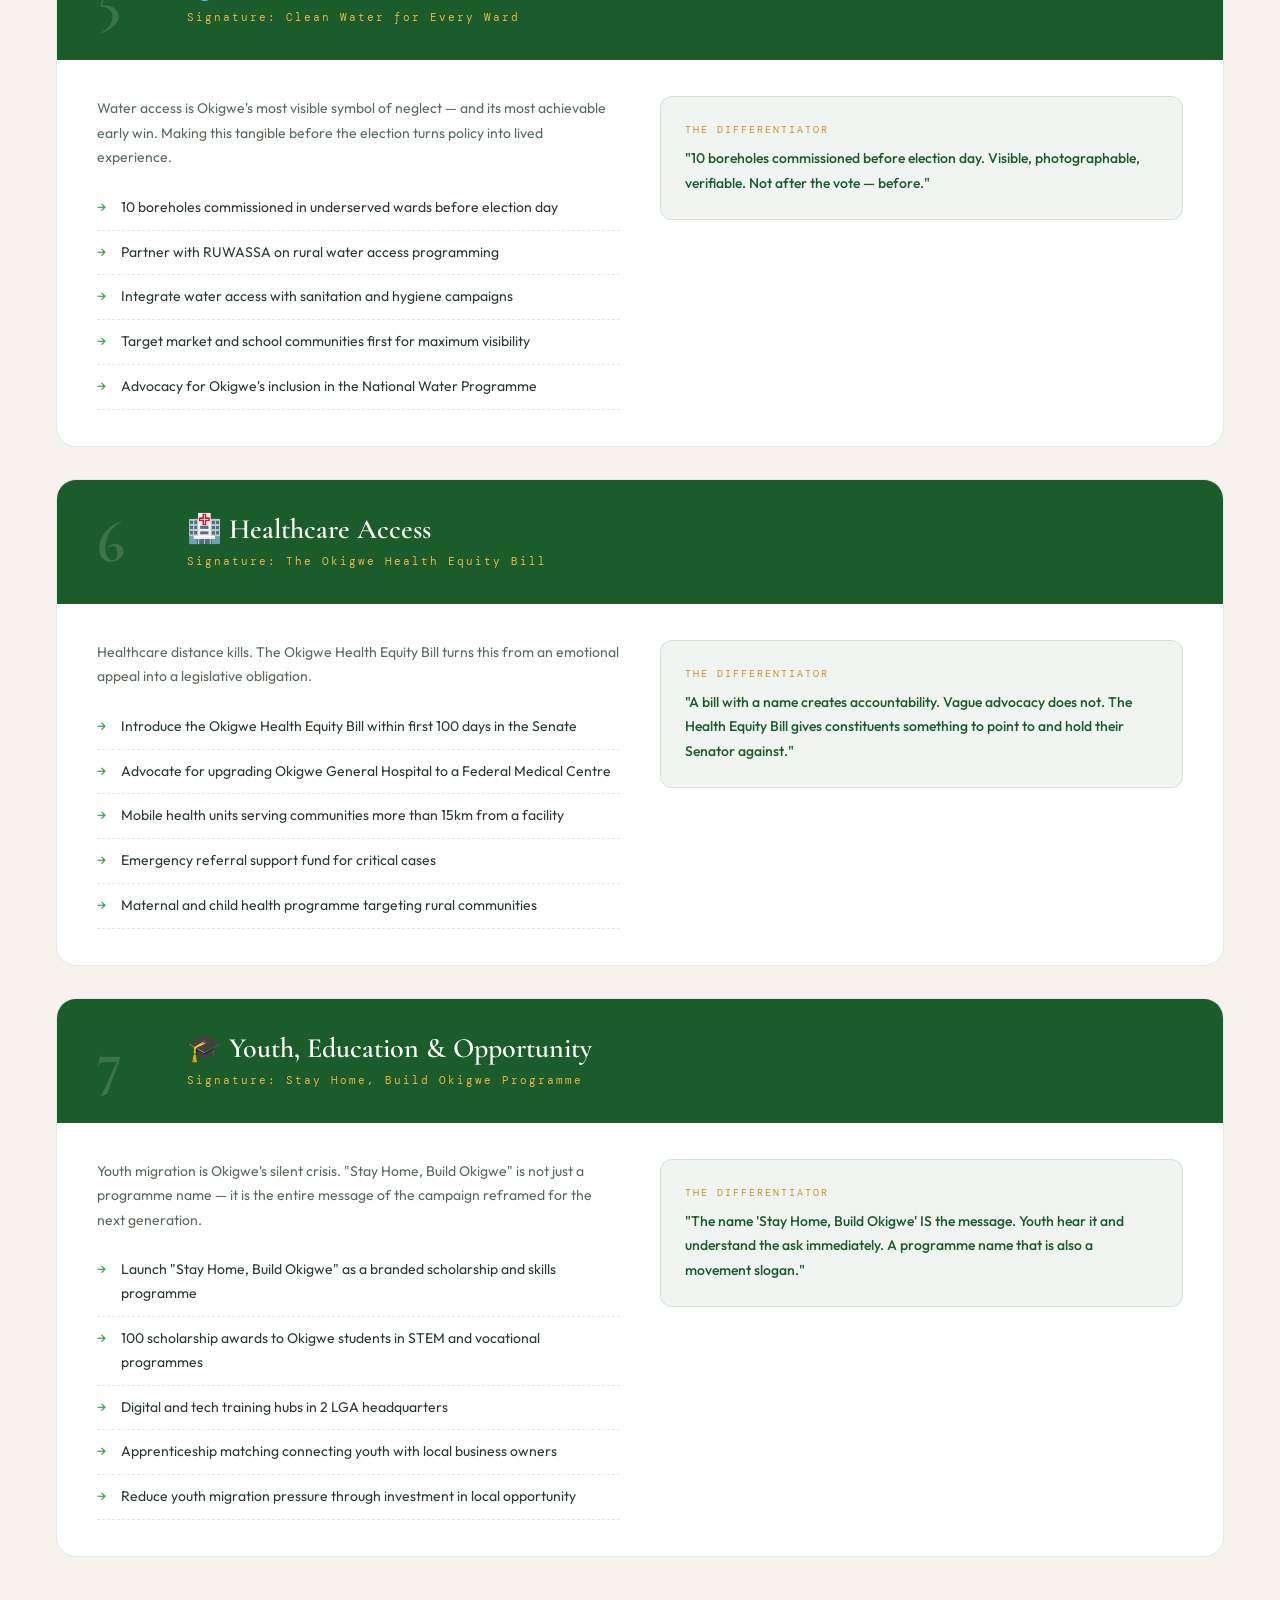
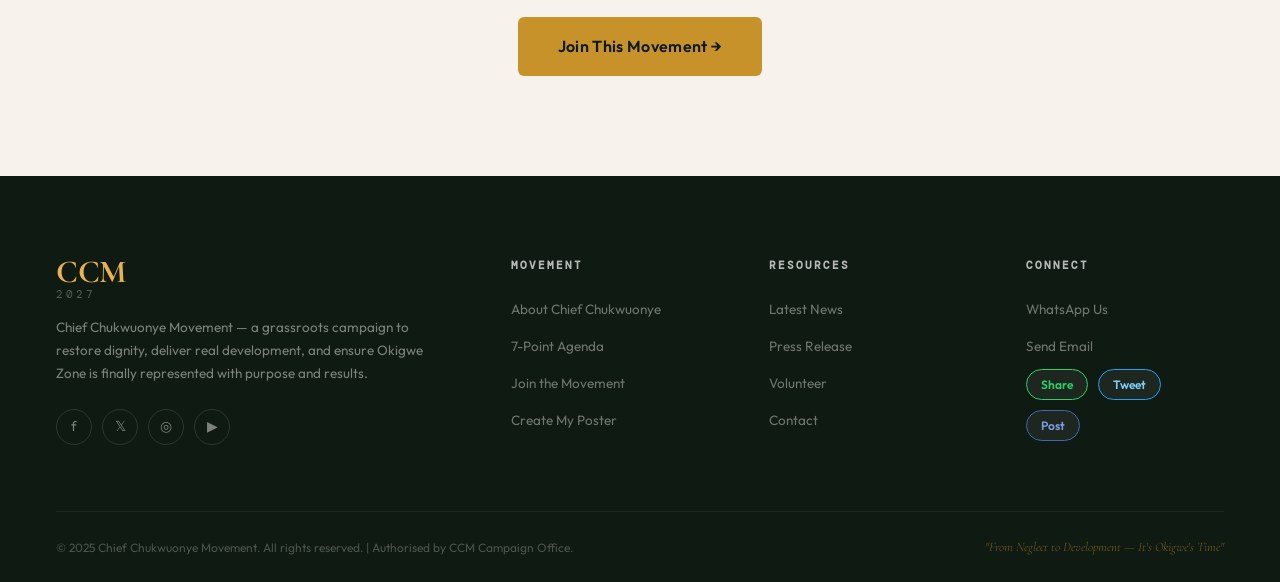
<file: vision.html>
<!DOCTYPE html>
<html lang="en">
<head>
  <meta charset="UTF-8">
  <meta name="viewport" content="width=device-width, initial-scale=1.0">
  <title>Vision & Agenda — CCM 2027 | Chief Chukwuonye Movement</title>
  <meta name="description" content="The CCM 2027 7-Point Agenda for Okigwe Zone — specific commitments, signature projects, and real timelines from Chief Engr Chinedu Chukwuonye.">
  <link rel="preconnect" href="https://fonts.googleapis.com">
  <link rel="preconnect" href="https://fonts.gstatic.com" crossorigin>
  <link rel="stylesheet" href="assets/css/style.css">
  <style>
    .vision-card { background:white; border:1px solid var(--border); border-radius:var(--radius-lg); overflow:hidden; margin-bottom:32px; }
    .vision-card-header { background:var(--green); padding:32px 40px; display:flex; align-items:center; gap:20px; }
    .vision-num { font-family:'Cormorant Garamond',serif; font-size:60px; font-weight:700; color:rgba(255,255,255,0.15); line-height:1; width:70px; flex-shrink:0; }
    .vision-card-header h3 { color:white; font-size:clamp(20px,3vw,28px); margin:0; }
    .vision-card-header .signature { font-family:'DM Mono',monospace; font-size:11px; letter-spacing:2px; color:var(--gold-light); margin-top:6px; }
    .vision-card-body { padding:36px 40px; display:grid; grid-template-columns:1fr 1fr; gap:40px; }
    .vision-promises ul { list-style:none; padding:0; }
    .vision-promises li { padding:10px 0 10px 24px; position:relative; border-bottom:1px dashed var(--border); font-size:14px; color:var(--ink-mid); }
    .vision-promises li::before { content:'→'; position:absolute; left:0; color:var(--green-light); }
    .vision-diff { background:var(--green-pale); border:1px solid var(--border); border-radius:var(--radius-md); padding:24px; }
    .vision-diff .diff-label { font-size:10px; letter-spacing:2px; text-transform:uppercase; color:var(--gold); font-family:'DM Mono',monospace; margin-bottom:8px; }
    .vision-diff p { font-size:14px; color:var(--green); font-weight:500; margin:0; }
    .master-arc { background:var(--ink); border-radius:var(--radius-lg); padding:48px; text-align:center; margin-bottom:60px; }
    .arc-flow { display:flex; align-items:center; justify-content:center; gap:0; flex-wrap:wrap; margin-top:24px; }
    .arc-step { padding:10px 20px; background:rgba(255,255,255,0.06); border:1px solid rgba(255,255,255,0.1); border-radius:4px; font-family:'DM Mono',monospace; font-size:11px; letter-spacing:2px; color:rgba(255,255,255,0.7); text-transform:uppercase; }
    .arc-arrow { color:var(--gold); padding:0 8px; font-size:18px; }
    @media(max-width:768px) { .vision-card-body { grid-template-columns:1fr; } .vision-card-header { flex-wrap:wrap; } }
  </style>
</head>
<body>

  <div data-include="components/navbar.html"></div>

  <div class="wa-float">
    <div class="wa-float-tooltip">Join on WhatsApp</div>
    <a class="wa-float-btn" href="https://wa.me/?text=I%20want%20to%20Join%20the%20Chief%20Chinedu%20Movement." target="_blank">
      <div class="wa-pulse"></div>
      <svg viewBox="0 0 24 24"><path d="M17.472 14.382c-.297-.149-1.758-.867-2.03-.967-.273-.099-.471-.148-.67.15-.197.297-.767.966-.94 1.164-.173.199-.347.223-.644.075-.297-.15-1.255-.463-2.39-1.475-.883-.788-1.48-1.761-1.653-2.059-.173-.297-.018-.458.13-.606.134-.133.298-.347.446-.52.149-.174.198-.298.298-.497.099-.198.05-.371-.025-.52-.075-.149-.669-1.612-.916-2.207-.242-.579-.487-.5-.669-.51-.173-.008-.371-.01-.57-.01-.198 0-.52.074-.792.372-.272.297-1.04 1.016-1.04 2.479 0 1.462 1.065 2.875 1.213 3.074.149.198 2.096 3.2 5.077 4.487.709.306 1.262.489 1.694.625.712.227 1.36.195 1.871.118.571-.085 1.758-.719 2.006-1.413.248-.694.248-1.289.173-1.413-.074-.124-.272-.198-.57-.347m-5.421 7.403h-.004a9.87 9.87 0 01-5.031-1.378l-.361-.214-3.741.982.998-3.648-.235-.374a9.86 9.86 0 01-1.51-5.26c.001-5.45 4.436-9.884 9.888-9.884 2.64 0 5.122 1.03 6.988 2.898a9.825 9.825 0 012.893 6.994c-.003 5.45-4.437 9.884-9.885 9.884m8.413-18.297A11.815 11.815 0 0012.05 0C5.495 0 .16 5.335.157 11.892c0 2.096.547 4.142 1.588 5.945L.057 24l6.305-1.654a11.882 11.882 0 005.683 1.448h.005c6.554 0 11.89-5.335 11.893-11.893a11.821 11.821 0 00-3.48-8.413z" fill="white"/></svg>
    </a>
  </div>

  <div class="page-hero">
    <div class="container" style="position:relative;z-index:2;">
      <div class="breadcrumb" style="margin-bottom:20px;">
        <a href="index.html">Home</a><span class="sep">›</span><span class="current">Vision & Agenda</span>
      </div>
      <div class="label">Campaign Platform</div>
      <h1>Vision &<br><em style="color:var(--gold-light);">7-Point Agenda</em></h1>
      <p>Seven specific commitments. Seven named signature projects. Each with a timeline, an outcome, and an accountability mechanism. Not vague promises — measurable plans.</p>
    </div>
  </div>

  <section class="section" style="background:var(--cream);">
    <div class="container">

      <div class="master-arc aos">
        <div class="label" style="color:var(--gold-light);justify-content:center;margin-bottom:16px;">The Campaign Arc</div>
        <h2 style="color:white;margin-bottom:8px;">The Master Narrative</h2>
        <p style="color:rgba(255,255,255,0.5);max-width:500px;margin:0 auto 28px;">Everything in this campaign reinforces one direction of travel.</p>
        <div class="arc-flow">
          <div class="arc-step">Neglect</div>
          <div class="arc-arrow">→</div>
          <div class="arc-step">Injustice</div>
          <div class="arc-arrow">→</div>
          <div class="arc-step">Proof of Action</div>
          <div class="arc-arrow">→</div>
          <div class="arc-step">Restoration</div>
          <div class="arc-arrow">→</div>
          <div class="arc-step">Participation</div>
        </div>
      </div>

      <!-- AGENDA CARDS -->
      <div class="vision-card aos">
        <div class="vision-card-header">
          <div class="vision-num">1</div>
          <div><h3>🛣️ Infrastructure First</h3><div class="signature">Signature: The Okigwe Road Restoration Bill</div></div>
        </div>
        <div class="vision-card-body">
          <div class="vision-promises">
            <p style="font-size:14px;color:var(--ink-muted);margin-bottom:16px;">Fix the roads. Restore movement. Reconnect communities. This is not about patching potholes — it is about legislating Okigwe's infrastructure debt into a federal obligation.</p>
            <ul>
              <li>Introduce the Okigwe Road Restoration Bill within 90 days of swearing-in</li>
              <li>Target Okigwe–Enugu corridor rehabilitation as first visible deliverable</li>
              <li>Market access roads connecting 5 major rural communities</li>
              <li>Quarterly public accountability tracking published online</li>
              <li>Federal road advocacy through Senate Infrastructure Committee</li>
            </ul>
          </div>
          <div>
            <div class="vision-diff">
              <div class="diff-label">The Differentiator</div>
              <p>"Not 'I will advocate.' — 'I will table a bill and name it.' A bill with a name creates accountability that vague advocacy cannot."</p>
            </div>
          </div>
        </div>
      </div>

      <div class="vision-card aos">
        <div class="vision-card-header">
          <div class="vision-num">2</div>
          <div><h3>⚡ Power & Energy Access</h3><div class="signature">Signature: The Okigwe Electrification Initiative</div></div>
        </div>
        <div class="vision-card-body">
          <div class="vision-promises">
            <p style="font-size:14px;color:var(--ink-muted);margin-bottom:16px;">Darkness is both literal and symbolic in Okigwe. Electricity is not a utility request — it is a dignity issue.</p>
            <ul>
              <li>Community solar pilot project delivered before election day</li>
              <li>Collect 50,000 signatures on the Okigwe Electrification Petition</li>
              <li>Partner with NERC and Imo State on hybrid solar grid for 3 wards</li>
              <li>Push for Okigwe's inclusion in Nigeria's Rural Electrification Programme</li>
              <li>Support independent community power cooperatives</li>
            </ul>
          </div>
          <div>
            <div class="vision-diff">
              <div class="diff-label">The Differentiator</div>
              <p>"Deliver one community solar project before the vote — not after. That is proof, not promise."</p>
            </div>
          </div>
        </div>
      </div>

      <div class="vision-card aos">
        <div class="vision-card-header">
          <div class="vision-num">3</div>
          <div><h3>💼 Jobs & Local Economy</h3><div class="signature">Signature: The Okigwe Trades & Skills Fund</div></div>
        </div>
        <div class="vision-card-body">
          <div class="vision-promises">
            <p style="font-size:14px;color:var(--ink-muted);margin-bottom:16px;">Chief Chukwuonye has already put machines in young people's hands. The Trades & Skills Fund formalises what he has already been doing.</p>
            <ul>
              <li>500 youth trained in technical skills before election day — with names and faces documented</li>
              <li>The Okigwe Trades & Skills Fund formally launched pre-election</li>
              <li>SME market fairs in all 3 LGAs to activate local trade</li>
              <li>Agro-processing support for farming communities</li>
              <li>Apprenticeship matching linking youth with local business owners</li>
            </ul>
          </div>
          <div>
            <div class="vision-diff">
              <div class="diff-label">The Differentiator</div>
              <p>"His past work IS the proof. The campaign names it, shows it, and scales it visibly. Every opponent must run on promises. He runs on proof."</p>
            </div>
          </div>
        </div>
      </div>

      <div class="vision-card aos">
        <div class="vision-card-header">
          <div class="vision-num">4</div>
          <div><h3>🛡️ Security & Community Safety</h3><div class="signature">Signature: Okigwe Community Watch Alliance</div></div>
        </div>
        <div class="vision-card-body">
          <div class="vision-promises">
            <p style="font-size:14px;color:var(--ink-muted);margin-bottom:16px;">Security in southeast Nigeria is inseparable from trust. The Watch Alliance positions leadership as someone who builds structures, not just makes statements.</p>
            <ul>
              <li>Formally establish and fund the Okigwe Community Watch Alliance across all LGAs</li>
              <li>Advocate for a dedicated federal security deployment to Okigwe Zone</li>
              <li>Community-based intelligence network involving local leaders and youth groups</li>
              <li>Quarterly security town halls — accountability in public, not behind closed doors</li>
              <li>Partnership with state and federal security agencies</li>
            </ul>
          </div>
          <div>
            <div class="vision-diff">
              <div class="diff-label">The Differentiator</div>
              <p>"An alliance with a name is harder to ignore than a promise to 'collaborate with agencies.' Structure creates accountability."</p>
            </div>
          </div>
        </div>
      </div>

      <div class="vision-card aos">
        <div class="vision-card-header">
          <div class="vision-num">5</div>
          <div><h3>💧 Water & Basic Standards</h3><div class="signature">Signature: Clean Water for Every Ward</div></div>
        </div>
        <div class="vision-card-body">
          <div class="vision-promises">
            <p style="font-size:14px;color:var(--ink-muted);margin-bottom:16px;">Water access is Okigwe's most visible symbol of neglect — and its most achievable early win. Making this tangible before the election turns policy into lived experience.</p>
            <ul>
              <li>10 boreholes commissioned in underserved wards before election day</li>
              <li>Partner with RUWASSA on rural water access programming</li>
              <li>Integrate water access with sanitation and hygiene campaigns</li>
              <li>Target market and school communities first for maximum visibility</li>
              <li>Advocacy for Okigwe's inclusion in the National Water Programme</li>
            </ul>
          </div>
          <div>
            <div class="vision-diff">
              <div class="diff-label">The Differentiator</div>
              <p>"10 boreholes commissioned before election day. Visible, photographable, verifiable. Not after the vote — before."</p>
            </div>
          </div>
        </div>
      </div>

      <div class="vision-card aos">
        <div class="vision-card-header">
          <div class="vision-num">6</div>
          <div><h3>🏥 Healthcare Access</h3><div class="signature">Signature: The Okigwe Health Equity Bill</div></div>
        </div>
        <div class="vision-card-body">
          <div class="vision-promises">
            <p style="font-size:14px;color:var(--ink-muted);margin-bottom:16px;">Healthcare distance kills. The Okigwe Health Equity Bill turns this from an emotional appeal into a legislative obligation.</p>
            <ul>
              <li>Introduce the Okigwe Health Equity Bill within first 100 days in the Senate</li>
              <li>Advocate for upgrading Okigwe General Hospital to a Federal Medical Centre</li>
              <li>Mobile health units serving communities more than 15km from a facility</li>
              <li>Emergency referral support fund for critical cases</li>
              <li>Maternal and child health programme targeting rural communities</li>
            </ul>
          </div>
          <div>
            <div class="vision-diff">
              <div class="diff-label">The Differentiator</div>
              <p>"A bill with a name creates accountability. Vague advocacy does not. The Health Equity Bill gives constituents something to point to and hold their Senator against."</p>
            </div>
          </div>
        </div>
      </div>

      <div class="vision-card aos">
        <div class="vision-card-header">
          <div class="vision-num">7</div>
          <div><h3>🎓 Youth, Education & Opportunity</h3><div class="signature">Signature: Stay Home, Build Okigwe Programme</div></div>
        </div>
        <div class="vision-card-body">
          <div class="vision-promises">
            <p style="font-size:14px;color:var(--ink-muted);margin-bottom:16px;">Youth migration is Okigwe's silent crisis. "Stay Home, Build Okigwe" is not just a programme name — it is the entire message of the campaign reframed for the next generation.</p>
            <ul>
              <li>Launch "Stay Home, Build Okigwe" as a branded scholarship and skills programme</li>
              <li>100 scholarship awards to Okigwe students in STEM and vocational programmes</li>
              <li>Digital and tech training hubs in 2 LGA headquarters</li>
              <li>Apprenticeship matching connecting youth with local business owners</li>
              <li>Reduce youth migration pressure through investment in local opportunity</li>
            </ul>
          </div>
          <div>
            <div class="vision-diff">
              <div class="diff-label">The Differentiator</div>
              <p>"The name 'Stay Home, Build Okigwe' IS the message. Youth hear it and understand the ask immediately. A programme name that is also a movement slogan."</p>
            </div>
          </div>
        </div>
      </div>

      <div style="text-align:center;margin-top:60px;" class="aos">
        <a href="community.html#join" class="btn btn-primary" style="font-size:16px;padding:16px 40px;">Join This Movement →</a>
      </div>
    </div>
  </section>

  <div data-include="components/footer.html"></div>
  <script src="assets/js/main.js"></script>
</body>
</html>
</file>
<file: assets/css/style.css>
/* ============================================================
   CCM 2027 — Chief Chukwuonye Movement
   Design System & Global Styles
   ============================================================ */

@import url('https://fonts.googleapis.com/css2?family=Cormorant+Garamond:ital,wght@0,400;0,600;0,700;1,400;1,600&family=Outfit:wght@300;400;500;600;700&family=DM+Mono:wght@400;500&display=swap');

/* ── CSS VARIABLES ── */
:root {
  --green:        #1a5c2a;
  --green-mid:    #2d7a40;
  --green-light:  #3d9e52;
  --green-pale:   rgba(26,92,42,0.06);
  --gold:         #c8922a;
  --gold-light:   #e8b44a;
  --gold-pale:    rgba(200,146,42,0.1);
  --cream:        #f7f3ec;
  --cream-dark:   #ede8df;
  --ink:          #0f1a12;
  --ink-mid:      #2a3a2e;
  --ink-muted:    #5a6b5e;
  --white:        #ffffff;
  --border:       rgba(26,92,42,0.12);
  --border-gold:  rgba(200,146,42,0.25);
  --shadow-sm:    0 2px 12px rgba(15,26,18,0.08);
  --shadow-md:    0 8px 32px rgba(15,26,18,0.12);
  --shadow-lg:    0 24px 64px rgba(15,26,18,0.16);
  --radius-sm:    6px;
  --radius-md:    12px;
  --radius-lg:    20px;
  --nav-h:        72px;
  --transition:   0.25s cubic-bezier(0.4, 0, 0.2, 1);
}

/* ── RESET ── */
*, *::before, *::after { margin: 0; padding: 0; box-sizing: border-box; }
html { scroll-behavior: smooth; font-size: 16px; }
body {
  font-family: 'Outfit', sans-serif;
  background: var(--cream);
  color: var(--ink);
  line-height: 1.7;
  overflow-x: hidden;
  -webkit-font-smoothing: antialiased;
}
img { max-width: 100%; display: block; }
a { color: inherit; text-decoration: none; }
ul { list-style: none; }
button { cursor: pointer; border: none; background: none; font-family: inherit; }

/* ── TYPOGRAPHY ── */
.display { font-family: 'Cormorant Garamond', serif; }

h1, h2, h3 { font-family: 'Cormorant Garamond', serif; line-height: 1.15; }
h1 { font-size: clamp(40px, 6vw, 80px); font-weight: 700; }
h2 { font-size: clamp(28px, 4vw, 48px); font-weight: 600; }
h3 { font-size: clamp(20px, 2.5vw, 28px); font-weight: 600; }
h4 { font-size: 15px; font-weight: 600; font-family: 'Outfit', sans-serif; letter-spacing: 0.02em; }
p  { font-size: 15px; color: var(--ink-mid); line-height: 1.75; }

.label {
  font-family: 'DM Mono', monospace;
  font-size: 11px;
  letter-spacing: 3px;
  text-transform: uppercase;
  color: var(--gold);
}

.lead {
  font-size: clamp(16px, 2vw, 20px);
  font-weight: 300;
  color: var(--ink-mid);
  line-height: 1.7;
}

/* ── LAYOUT ── */
.container {
  width: 100%;
  max-width: 1160px;
  margin: 0 auto;
  padding: 0 32px;
}

.container-narrow {
  max-width: 760px;
  margin: 0 auto;
  padding: 0 32px;
}

.section {
  padding: 100px 0;
}

.section-sm {
  padding: 60px 0;
}

/* ── NAVBAR ── */
#navbar {
  position: fixed;
  top: 0; left: 0; right: 0;
  height: var(--nav-h);
  z-index: 1000;
  transition: var(--transition);
  background: transparent;
}

#navbar.scrolled {
  background: rgba(15, 26, 18, 0.96);
  backdrop-filter: blur(20px);
  -webkit-backdrop-filter: blur(20px);
  box-shadow: 0 1px 0 rgba(255,255,255,0.05);
}

.nav-inner {
  display: flex;
  align-items: center;
  justify-content: space-between;
  height: var(--nav-h);
}

/* Logo / Wordmark */
.nav-logo {
  display: flex;
  align-items: center;
  gap: 10px;
  text-decoration: none;
}

.logo-mark {
  display: flex;
  flex-direction: column;
  line-height: 1;
}

.logo-ccm {
  font-family: 'Cormorant Garamond', serif;
  font-size: 26px;
  font-weight: 700;
  color: var(--gold-light);
  letter-spacing: -0.5px;
}

.logo-year {
  font-family: 'DM Mono', monospace;
  font-size: 10px;
  letter-spacing: 3px;
  color: rgba(255,255,255,0.45);
  margin-top: 1px;
}

.logo-divider {
  width: 1px;
  height: 32px;
  background: rgba(255,255,255,0.15);
}

.logo-full {
  font-family: 'Outfit', sans-serif;
  font-size: 12px;
  font-weight: 500;
  color: rgba(255,255,255,0.6);
  max-width: 130px;
  line-height: 1.3;
}

/* Nav links */
.nav-links {
  display: flex;
  align-items: center;
  gap: 8px;
}

.nav-links a {
  font-size: 13px;
  font-weight: 500;
  color: rgba(255,255,255,0.7);
  padding: 8px 14px;
  border-radius: var(--radius-sm);
  transition: var(--transition);
  letter-spacing: 0.02em;
}

.nav-links a:hover,
.nav-links a.active {
  color: white;
  background: rgba(255,255,255,0.08);
}

.nav-links a.nav-cta {
  background: var(--gold);
  color: var(--ink);
  font-weight: 600;
  padding: 8px 20px;
}

.nav-links a.nav-cta:hover {
  background: var(--gold-light);
}

/* Lang toggle */
.lang-toggle {
  display: flex;
  align-items: center;
  gap: 6px;
  padding: 6px 12px;
  border: 1px solid rgba(255,255,255,0.2);
  border-radius: 20px;
  font-size: 12px;
  color: rgba(255,255,255,0.7);
  cursor: pointer;
  transition: var(--transition);
  background: transparent;
  font-family: 'DM Mono', monospace;
  letter-spacing: 1px;
}

.lang-toggle:hover {
  border-color: var(--gold);
  color: var(--gold-light);
}

.lang-toggle .lang-dot {
  width: 7px; height: 7px;
  border-radius: 50%;
  background: var(--gold);
}

/* Hamburger */
.hamburger {
  display: none;
  flex-direction: column;
  gap: 5px;
  padding: 8px;
  cursor: pointer;
}

.hamburger span {
  display: block;
  width: 24px;
  height: 2px;
  background: white;
  border-radius: 2px;
  transition: var(--transition);
}

/* Mobile nav */
.mobile-nav {
  display: none;
  position: fixed;
  top: var(--nav-h);
  left: 0; right: 0;
  background: rgba(15, 26, 18, 0.98);
  backdrop-filter: blur(20px);
  padding: 20px 0 32px;
  z-index: 999;
  border-bottom: 1px solid rgba(255,255,255,0.06);
}

.mobile-nav.open { display: block; }

.mobile-nav a {
  display: block;
  padding: 14px 32px;
  color: rgba(255,255,255,0.75);
  font-size: 16px;
  font-weight: 500;
  border-bottom: 1px solid rgba(255,255,255,0.05);
  transition: var(--transition);
}

.mobile-nav a:hover { color: white; padding-left: 40px; }

.mobile-nav .mobile-cta {
  margin: 20px 32px 0;
  display: block;
  text-align: center;
  background: var(--gold);
  color: var(--ink);
  font-weight: 700;
  padding: 14px;
  border-radius: var(--radius-sm);
  border-bottom: none;
}

/* ── BUTTONS ── */
.btn {
  display: inline-flex;
  align-items: center;
  gap: 8px;
  padding: 14px 28px;
  border-radius: var(--radius-sm);
  font-size: 14px;
  font-weight: 600;
  letter-spacing: 0.02em;
  transition: var(--transition);
  cursor: pointer;
  font-family: 'Outfit', sans-serif;
}

.btn-primary {
  background: var(--gold);
  color: var(--ink);
}

.btn-primary:hover {
  background: var(--gold-light);
  transform: translateY(-1px);
  box-shadow: 0 8px 24px rgba(200,146,42,0.35);
}

.btn-outline {
  border: 1.5px solid rgba(255,255,255,0.3);
  color: white;
}

.btn-outline:hover {
  border-color: var(--gold);
  color: var(--gold-light);
}

.btn-green {
  background: var(--green);
  color: white;
}

.btn-green:hover {
  background: var(--green-mid);
  transform: translateY(-1px);
  box-shadow: 0 8px 24px rgba(26,92,42,0.3);
}

.btn-ghost {
  color: var(--green);
  border: 1.5px solid var(--border);
}

.btn-ghost:hover {
  background: var(--green-pale);
  border-color: var(--green);
}

/* ── HERO ── */
.hero {
  min-height: 100vh;
  background: var(--ink);
  position: relative;
  display: flex;
  align-items: center;
  overflow: hidden;
}

.hero-bg {
  position: absolute;
  inset: 0;
  background-image:
    radial-gradient(ellipse at 60% 50%, rgba(26,92,42,0.4) 0%, transparent 60%),
    radial-gradient(ellipse at 10% 80%, rgba(200,146,42,0.15) 0%, transparent 50%);
  z-index: 1;
}

.hero-grid {
  position: absolute;
  inset: 0;
  background-image:
    linear-gradient(rgba(255,255,255,0.03) 1px, transparent 1px),
    linear-gradient(90deg, rgba(255,255,255,0.03) 1px, transparent 1px);
  background-size: 60px 60px;
  z-index: 1;
}

.hero-portrait {
  position: absolute;
  right: 0;
  bottom: 0;
  height: 90%;
  max-width: 45%;
  z-index: 2;
  object-fit: cover;
  object-position: top center;
  mask-image: linear-gradient(to left, black 60%, transparent 100%),
              linear-gradient(to top, transparent 0%, black 20%);
  -webkit-mask-image: linear-gradient(to left, black 60%, transparent 100%),
                      linear-gradient(to top, transparent 0%, black 20%);
  -webkit-mask-composite: destination-in;
  mask-composite: intersect;
  opacity: 0.85;
}

.hero-content {
  position: relative;
  z-index: 3;
  padding-top: var(--nav-h);
  max-width: 640px;
}

.hero-label {
  display: inline-flex;
  align-items: center;
  gap: 10px;
  padding: 6px 16px;
  border: 1px solid var(--border-gold);
  border-radius: 20px;
  margin-bottom: 28px;
  background: rgba(200,146,42,0.08);
}

.hero-label span {
  font-family: 'DM Mono', monospace;
  font-size: 10px;
  letter-spacing: 2.5px;
  text-transform: uppercase;
  color: var(--gold-light);
}

.hero h1 {
  color: white;
  margin-bottom: 8px;
  line-height: 1.05;
}

.hero h1 em {
  font-style: italic;
  color: var(--gold-light);
}

.hero-tagline {
  font-family: 'DM Mono', monospace;
  font-size: 12px;
  letter-spacing: 2px;
  text-transform: uppercase;
  color: rgba(255,255,255,0.4);
  margin-bottom: 24px;
  margin-top: 12px;
  display: flex;
  align-items: center;
  gap: 12px;
}

.hero-tagline::before {
  content: '';
  display: inline-block;
  width: 32px;
  height: 1px;
  background: var(--gold);
}

.hero-desc {
  font-size: 17px;
  color: rgba(255,255,255,0.65);
  margin-bottom: 40px;
  max-width: 520px;
  line-height: 1.7;
}

.hero-actions {
  display: flex;
  gap: 14px;
  flex-wrap: wrap;
}

.hero-scroll {
  position: absolute;
  bottom: 36px;
  left: 50%;
  transform: translateX(-50%);
  z-index: 3;
  display: flex;
  flex-direction: column;
  align-items: center;
  gap: 8px;
  color: rgba(255,255,255,0.3);
  font-family: 'DM Mono', monospace;
  font-size: 10px;
  letter-spacing: 2px;
  text-transform: uppercase;
  animation: bounce 2s infinite;
}

.hero-scroll::after {
  content: '';
  display: block;
  width: 1px;
  height: 40px;
  background: linear-gradient(to bottom, rgba(255,255,255,0.3), transparent);
}

@keyframes bounce {
  0%, 100% { transform: translateX(-50%) translateY(0); }
  50% { transform: translateX(-50%) translateY(6px); }
}

/* ── STATS BAR ── */
.stats-bar {
  background: var(--green);
  padding: 28px 0;
}

.stats-grid {
  display: grid;
  grid-template-columns: repeat(4, 1fr);
  gap: 1px;
  background: rgba(255,255,255,0.1);
  border-radius: var(--radius-sm);
  overflow: hidden;
}

.stat-item {
  background: var(--green);
  padding: 24px 28px;
  text-align: center;
}

.stat-num {
  font-family: 'Cormorant Garamond', serif;
  font-size: 42px;
  font-weight: 700;
  color: var(--gold-light);
  line-height: 1;
  margin-bottom: 4px;
}

.stat-label {
  font-size: 12px;
  color: rgba(255,255,255,0.6);
  letter-spacing: 0.5px;
}

/* ── SECTION HEADERS ── */
.section-header {
  margin-bottom: 56px;
}

.section-header .label {
  margin-bottom: 12px;
  display: flex;
  align-items: center;
  gap: 10px;
}

.section-header .label::after {
  content: '';
  flex: 0 0 40px;
  height: 1px;
  background: var(--gold);
  opacity: 0.4;
}

.section-header h2 {
  color: var(--green);
}

.section-header p {
  margin-top: 16px;
  max-width: 560px;
}

/* ── AGENDA GRID ── */
.agenda-grid {
  display: grid;
  grid-template-columns: repeat(auto-fill, minmax(300px, 1fr));
  gap: 20px;
}

.agenda-card {
  background: white;
  border: 1px solid var(--border);
  border-radius: var(--radius-md);
  padding: 28px;
  transition: var(--transition);
  position: relative;
  overflow: hidden;
}

.agenda-card::before {
  content: '';
  position: absolute;
  bottom: 0; left: 0; right: 0;
  height: 3px;
  background: var(--gold);
  transform: scaleX(0);
  transition: var(--transition);
  transform-origin: left;
}

.agenda-card:hover {
  transform: translateY(-4px);
  box-shadow: var(--shadow-md);
  border-color: var(--border-gold);
}

.agenda-card:hover::before { transform: scaleX(1); }

.agenda-icon {
  font-size: 28px;
  margin-bottom: 14px;
}

.agenda-card h3 {
  font-size: 18px;
  color: var(--green);
  margin-bottom: 8px;
}

.agenda-card p {
  font-size: 13.5px;
  color: var(--ink-muted);
}

/* ── NEWS GRID ── */
.news-grid {
  display: grid;
  grid-template-columns: repeat(auto-fill, minmax(320px, 1fr));
  gap: 24px;
}

.news-card {
  background: white;
  border-radius: var(--radius-md);
  overflow: hidden;
  border: 1px solid var(--border);
  transition: var(--transition);
  display: flex;
  flex-direction: column;
}

.news-card:hover {
  transform: translateY(-4px);
  box-shadow: var(--shadow-md);
}

.news-card-img {
  height: 200px;
  background: var(--green);
  position: relative;
  overflow: hidden;
}

.news-card-img img {
  width: 100%;
  height: 100%;
  object-fit: cover;
  transition: transform 0.4s ease;
}

.news-card:hover .news-card-img img { transform: scale(1.05); }

.news-card-img-placeholder {
  width: 100%;
  height: 100%;
  display: flex;
  align-items: center;
  justify-content: center;
  background: linear-gradient(135deg, var(--green) 0%, var(--green-mid) 100%);
}

.news-card-img-placeholder span {
  font-family: 'Cormorant Garamond', serif;
  font-size: 48px;
  font-weight: 700;
  color: rgba(255,255,255,0.15);
  letter-spacing: -2px;
}

.news-card-cat {
  position: absolute;
  top: 14px; left: 14px;
  background: var(--gold);
  color: var(--ink);
  font-size: 10px;
  font-weight: 700;
  letter-spacing: 1.5px;
  text-transform: uppercase;
  padding: 4px 10px;
  border-radius: 3px;
}

.news-card-body {
  padding: 24px;
  flex: 1;
  display: flex;
  flex-direction: column;
}

.news-card-date {
  font-family: 'DM Mono', monospace;
  font-size: 10px;
  letter-spacing: 1px;
  color: var(--ink-muted);
  margin-bottom: 10px;
}

.news-card h3 {
  font-size: 18px;
  color: var(--ink);
  margin-bottom: 10px;
  line-height: 1.3;
}

.news-card p {
  font-size: 13.5px;
  color: var(--ink-muted);
  flex: 1;
  margin-bottom: 18px;
}

.news-card-link {
  font-size: 13px;
  font-weight: 600;
  color: var(--green);
  display: flex;
  align-items: center;
  gap: 6px;
  transition: var(--transition);
}

.news-card-link:hover { color: var(--gold); gap: 10px; }

/* ── TESTIMONIALS ── */
.testimonials-grid {
  display: grid;
  grid-template-columns: repeat(auto-fill, minmax(300px, 1fr));
  gap: 24px;
}

.testimonial-card {
  background: white;
  border: 1px solid var(--border);
  border-radius: var(--radius-md);
  padding: 32px;
  position: relative;
}

.testimonial-card::before {
  content: '\201C';
  font-family: 'Cormorant Garamond', serif;
  font-size: 80px;
  color: var(--gold-pale);
  position: absolute;
  top: 10px; left: 20px;
  line-height: 1;
  color: rgba(200,146,42,0.15);
}

.testimonial-text {
  font-size: 15px;
  font-style: italic;
  color: var(--ink-mid);
  line-height: 1.75;
  margin-bottom: 20px;
  position: relative;
}

.testimonial-author {
  display: flex;
  align-items: center;
  gap: 12px;
}

.testimonial-avatar {
  width: 44px; height: 44px;
  border-radius: 50%;
  background: var(--green);
  display: flex;
  align-items: center;
  justify-content: center;
  font-family: 'Cormorant Garamond', serif;
  font-size: 18px;
  font-weight: 700;
  color: var(--gold-light);
  flex-shrink: 0;
}

.testimonial-name {
  font-weight: 600;
  font-size: 14px;
  color: var(--ink);
}

.testimonial-role {
  font-size: 12px;
  color: var(--ink-muted);
}

/* ── JOIN FORM ── */
.join-section {
  background: var(--green);
  position: relative;
  overflow: hidden;
}

.join-section::before {
  content: '';
  position: absolute;
  inset: 0;
  background: radial-gradient(ellipse at 80% 20%, rgba(200,146,42,0.15), transparent 60%);
}

.join-grid {
  display: grid;
  grid-template-columns: 1fr 1fr;
  gap: 80px;
  align-items: center;
  position: relative;
}

.join-content h2 { color: white; margin-bottom: 16px; }
.join-content p { color: rgba(255,255,255,0.65); margin-bottom: 28px; }

.join-form {
  display: flex;
  flex-direction: column;
  gap: 14px;
}

.form-row { display: grid; grid-template-columns: 1fr 1fr; gap: 14px; }

.form-field {
  display: flex;
  flex-direction: column;
  gap: 6px;
}

.form-field label {
  font-size: 11px;
  font-weight: 600;
  letter-spacing: 1.5px;
  text-transform: uppercase;
  color: rgba(255,255,255,0.6);
}

.form-field input,
.form-field select,
.form-field textarea {
  padding: 12px 16px;
  background: rgba(255,255,255,0.08);
  border: 1px solid rgba(255,255,255,0.15);
  border-radius: var(--radius-sm);
  color: white;
  font-size: 14px;
  font-family: 'Outfit', sans-serif;
  transition: var(--transition);
  outline: none;
}

.form-field input::placeholder,
.form-field textarea::placeholder {
  color: rgba(255,255,255,0.3);
}

.form-field input:focus,
.form-field select:focus,
.form-field textarea:focus {
  border-color: var(--gold);
  background: rgba(255,255,255,0.12);
}

.form-field select option { background: var(--green); color: white; }

.form-success {
  display: none;
  background: rgba(255,255,255,0.1);
  border: 1px solid rgba(255,255,255,0.2);
  border-radius: var(--radius-sm);
  padding: 20px;
  text-align: center;
  color: white;
}

.form-success.visible { display: block; }

/* ── SOCIAL SHARE ── */
.share-bar {
  display: flex;
  align-items: center;
  gap: 10px;
  flex-wrap: wrap;
  margin-top: 24px;
}

.share-label {
  font-size: 12px;
  color: rgba(255,255,255,0.5);
  font-family: 'DM Mono', monospace;
  letter-spacing: 1px;
}

.share-btn {
  display: inline-flex;
  align-items: center;
  gap: 6px;
  padding: 7px 14px;
  border-radius: 20px;
  font-size: 12px;
  font-weight: 600;
  cursor: pointer;
  transition: var(--transition);
  border: 1px solid rgba(255,255,255,0.15);
  color: white;
  background: rgba(255,255,255,0.06);
  font-family: 'Outfit', sans-serif;
}

.share-btn:hover {
  background: rgba(255,255,255,0.12);
  border-color: rgba(255,255,255,0.3);
  transform: translateY(-1px);
}

.share-btn.wa { border-color: #25d366; color: #25d366; }
.share-btn.wa:hover { background: rgba(37,211,102,0.1); }

.share-btn.fb { border-color: #4267B2; color: #7b9de0; }
.share-btn.fb:hover { background: rgba(66,103,178,0.1); }

.share-btn.tw { border-color: #1DA1F2; color: #7dcffa; }
.share-btn.tw:hover { background: rgba(29,161,242,0.1); }

/* ── FLOATING WHATSAPP ── */
.wa-float {
  position: fixed;
  bottom: 28px;
  right: 28px;
  z-index: 900;
  display: flex;
  flex-direction: column;
  align-items: flex-end;
  gap: 10px;
}

.wa-float-btn {
  width: 56px; height: 56px;
  border-radius: 50%;
  background: #25d366;
  display: flex;
  align-items: center;
  justify-content: center;
  box-shadow: 0 6px 24px rgba(37,211,102,0.4);
  cursor: pointer;
  transition: var(--transition);
  position: relative;
}

.wa-float-btn:hover {
  transform: scale(1.08);
  box-shadow: 0 8px 32px rgba(37,211,102,0.55);
}

.wa-float-btn svg {
  width: 28px; height: 28px;
  fill: white;
}

.wa-float-tooltip {
  background: rgba(15,26,18,0.92);
  color: white;
  font-size: 12px;
  padding: 8px 14px;
  border-radius: 6px;
  white-space: nowrap;
  opacity: 0;
  transform: translateX(10px);
  transition: var(--transition);
  pointer-events: none;
}

.wa-float:hover .wa-float-tooltip {
  opacity: 1;
  transform: translateX(0);
}

.wa-pulse {
  position: absolute;
  inset: 0;
  border-radius: 50%;
  background: #25d366;
  animation: pulse 2s infinite;
  z-index: -1;
}

@keyframes pulse {
  0% { transform: scale(1); opacity: 0.6; }
  100% { transform: scale(1.6); opacity: 0; }
}

/* ── BREADCRUMB ── */
.breadcrumb-bar {
  background: var(--ink);
  padding: 16px 0;
  border-bottom: 1px solid rgba(255,255,255,0.05);
}

.breadcrumb {
  display: flex;
  align-items: center;
  gap: 8px;
  font-family: 'DM Mono', monospace;
  font-size: 11px;
  letter-spacing: 1px;
  color: rgba(255,255,255,0.4);
}

.breadcrumb a { color: rgba(255,255,255,0.4); transition: var(--transition); }
.breadcrumb a:hover { color: var(--gold-light); }
.breadcrumb .sep { color: rgba(255,255,255,0.2); }
.breadcrumb .current { color: rgba(255,255,255,0.7); }

/* ── PAGE HERO (inner pages) ── */
.page-hero {
  background: var(--ink);
  padding: 140px 0 80px;
  position: relative;
  overflow: hidden;
}

.page-hero::before {
  content: '';
  position: absolute;
  inset: 0;
  background: radial-gradient(ellipse at 70% 50%, rgba(26,92,42,0.3), transparent 60%);
}

.page-hero .label { margin-bottom: 16px; }
.page-hero h1 { color: white; }
.page-hero p { color: rgba(255,255,255,0.55); margin-top: 16px; max-width: 580px; }

/* ── FOOTER ── */
#footer {
  background: var(--ink);
  padding: 80px 0 0;
}

.footer-grid {
  display: grid;
  grid-template-columns: 2fr 1fr 1fr 1fr;
  gap: 60px;
  padding-bottom: 60px;
  border-bottom: 1px solid rgba(255,255,255,0.06);
}

.footer-brand .logo-ccm { font-size: 32px; }
.footer-brand .logo-year { font-size: 11px; }

.footer-desc {
  font-size: 13.5px;
  color: rgba(255,255,255,0.45);
  margin-top: 16px;
  margin-bottom: 24px;
  line-height: 1.7;
}

.footer-socials {
  display: flex;
  gap: 10px;
}

.footer-social-btn {
  width: 36px; height: 36px;
  border-radius: 50%;
  border: 1px solid rgba(255,255,255,0.12);
  display: flex;
  align-items: center;
  justify-content: center;
  color: rgba(255,255,255,0.45);
  font-size: 14px;
  transition: var(--transition);
  cursor: pointer;
}

.footer-social-btn:hover {
  border-color: var(--gold);
  color: var(--gold-light);
}

.footer-col h4 {
  color: rgba(255,255,255,0.7);
  font-size: 11px;
  letter-spacing: 2px;
  text-transform: uppercase;
  margin-bottom: 20px;
  font-family: 'DM Mono', monospace;
}

.footer-col ul li {
  margin-bottom: 10px;
}

.footer-col ul li a {
  font-size: 13.5px;
  color: rgba(255,255,255,0.4);
  transition: var(--transition);
}

.footer-col ul li a:hover { color: var(--gold-light); }

.footer-bottom {
  padding: 24px 0;
  display: flex;
  justify-content: space-between;
  align-items: center;
  flex-wrap: wrap;
  gap: 12px;
}

.footer-bottom p {
  font-size: 12px;
  color: rgba(255,255,255,0.25);
}

.footer-tagline {
  font-family: 'Cormorant Garamond', serif;
  font-size: 13px;
  font-style: italic;
  color: rgba(200,146,42,0.5);
}

/* ── UTILITIES ── */
.text-gold { color: var(--gold); }
.text-green { color: var(--green); }
.text-white { color: white; }
.text-muted { color: var(--ink-muted); }
.text-center { text-align: center; }
.mt-4 { margin-top: 16px; }
.mt-8 { margin-top: 32px; }
.mb-4 { margin-bottom: 16px; }

.divider {
  width: 48px;
  height: 3px;
  background: var(--gold);
  border-radius: 2px;
  margin: 20px 0;
}

.divider-center { margin: 20px auto; }

.tag {
  display: inline-flex;
  align-items: center;
  padding: 4px 12px;
  border-radius: 20px;
  font-size: 11px;
  font-weight: 600;
  letter-spacing: 0.5px;
  text-transform: uppercase;
}

.tag-gold { background: var(--gold-pale); color: var(--gold); border: 1px solid var(--border-gold); }
.tag-green { background: var(--green-pale); color: var(--green); border: 1px solid var(--border); }

/* ── ANIMATE ON SCROLL ── */
.aos {
  opacity: 0;
  transform: translateY(30px);
  transition: opacity 0.6s ease, transform 0.6s ease;
}

.aos.visible {
  opacity: 1;
  transform: translateY(0);
}

.aos-delay-1 { transition-delay: 0.1s; }
.aos-delay-2 { transition-delay: 0.2s; }
.aos-delay-3 { transition-delay: 0.3s; }
.aos-delay-4 { transition-delay: 0.4s; }

/* ── LANGUAGE TRANSITION ── */
[data-en], [data-ig] {
  transition: opacity 0.2s ease;
}

/* ── RESPONSIVE ── */
@media (max-width: 1024px) {
  .footer-grid { grid-template-columns: 1fr 1fr; }
  .join-grid { grid-template-columns: 1fr; gap: 48px; }
  .hero-portrait { opacity: 0.35; max-width: 55%; }
}

@media (max-width: 768px) {
  :root { --nav-h: 64px; }
  .container { padding: 0 20px; }
  .container-narrow { padding: 0 20px; }
  .section { padding: 70px 0; }
  .nav-links { display: none; }
  .hamburger { display: flex; }
  .stats-grid { grid-template-columns: repeat(2, 1fr); }
  .form-row { grid-template-columns: 1fr; }
  .hero-portrait { display: none; }
  .footer-grid { grid-template-columns: 1fr; gap: 36px; }
  .footer-bottom { flex-direction: column; text-align: center; }
  h1 { font-size: clamp(36px, 8vw, 56px); }
}

@media (max-width: 480px) {
  .hero-actions { flex-direction: column; }
  .hero-actions .btn { width: 100%; justify-content: center; }
  .share-bar { justify-content: center; }
  .news-grid { grid-template-columns: 1fr; }
  .agenda-grid { grid-template-columns: 1fr; }
  .testimonials-grid { grid-template-columns: 1fr; }
}

/* ===== GLOBAL OVERFLOW FIX ===== */
html, body {
  overflow-x: hidden;
  max-width: 100%;
}

/* ===== HARD OVERFLOW PROTECTION ===== */
* {
  box-sizing: border-box;
}

/* ===== RESPONSIVE CONTAINER ===== */
.container {
  width: 100%;
  max-width: 1200px;
  margin: 0 auto;
  padding: 0 16px;
}

/* ===== CARD RESPONSIVENESS FIX ===== */
.card,
.news-card,
.feature-card {
  width: 100%;
  max-width: 100%;
  box-sizing: border-box;
  overflow: hidden;
}

/* ===== IMAGE SCALING FIX ===== */
img {
  max-width: 100%;
  height: auto;
  display: block;
}

/* ===== FLEX & GRID FIX ===== */
.row,
.flex,
.grid {
  flex-wrap: wrap;
}

.grid {
  display: grid;
  grid-template-columns: repeat(auto-fit, minmax(250px, 1fr));
}

/* ===== HEADER STYLING ===== */
.header,
.navbar {
  position: sticky;
  top: 0;
  z-index: 1000;

  background: linear-gradient(
    90deg,
    rgba(26, 92, 42, 0.95) 0%,
    rgba(200, 146, 42, 0.95) 100%
  );

  backdrop-filter: blur(8px);
  -webkit-backdrop-filter: blur(8px);

  transition: all 0.3s ease;
}

/* ===== HEADER SCROLL STATE ===== */
.header.scrolled,
.navbar.scrolled {
  background: linear-gradient(
    90deg,
    rgba(26, 92, 42, 1) 0%,
    rgba(200, 146, 42, 1) 100%
  );

  box-shadow: 0 4px 20px rgba(0, 0, 0, 0.15);
}

/* ===== MOBILE OPTIMIZATION ===== */
@media (max-width: 768px) {

  .header,
  .navbar {
    padding: 10px 16px;
  }

  .container {
    padding: 0 16px;
  }

  .card,
  .news-card,
  .feature-card {
    margin-bottom: 16px;
  }

  h1 {
    font-size: 24px;
  }

  h2 {
    font-size: 20px;
  }

  p {
    font-size: 14px;
  }
}

/* ===== FORCE HEADER FIX ===== */
.header,
.navbar,
.site-header {
  position: sticky;
  top: 0;
  z-index: 9999;

  background: linear-gradient(90deg, #1a5c2a, #c8922a) !important;

  box-shadow: 0 4px 20px rgba(0,0,0,0.15);
}
</file>
